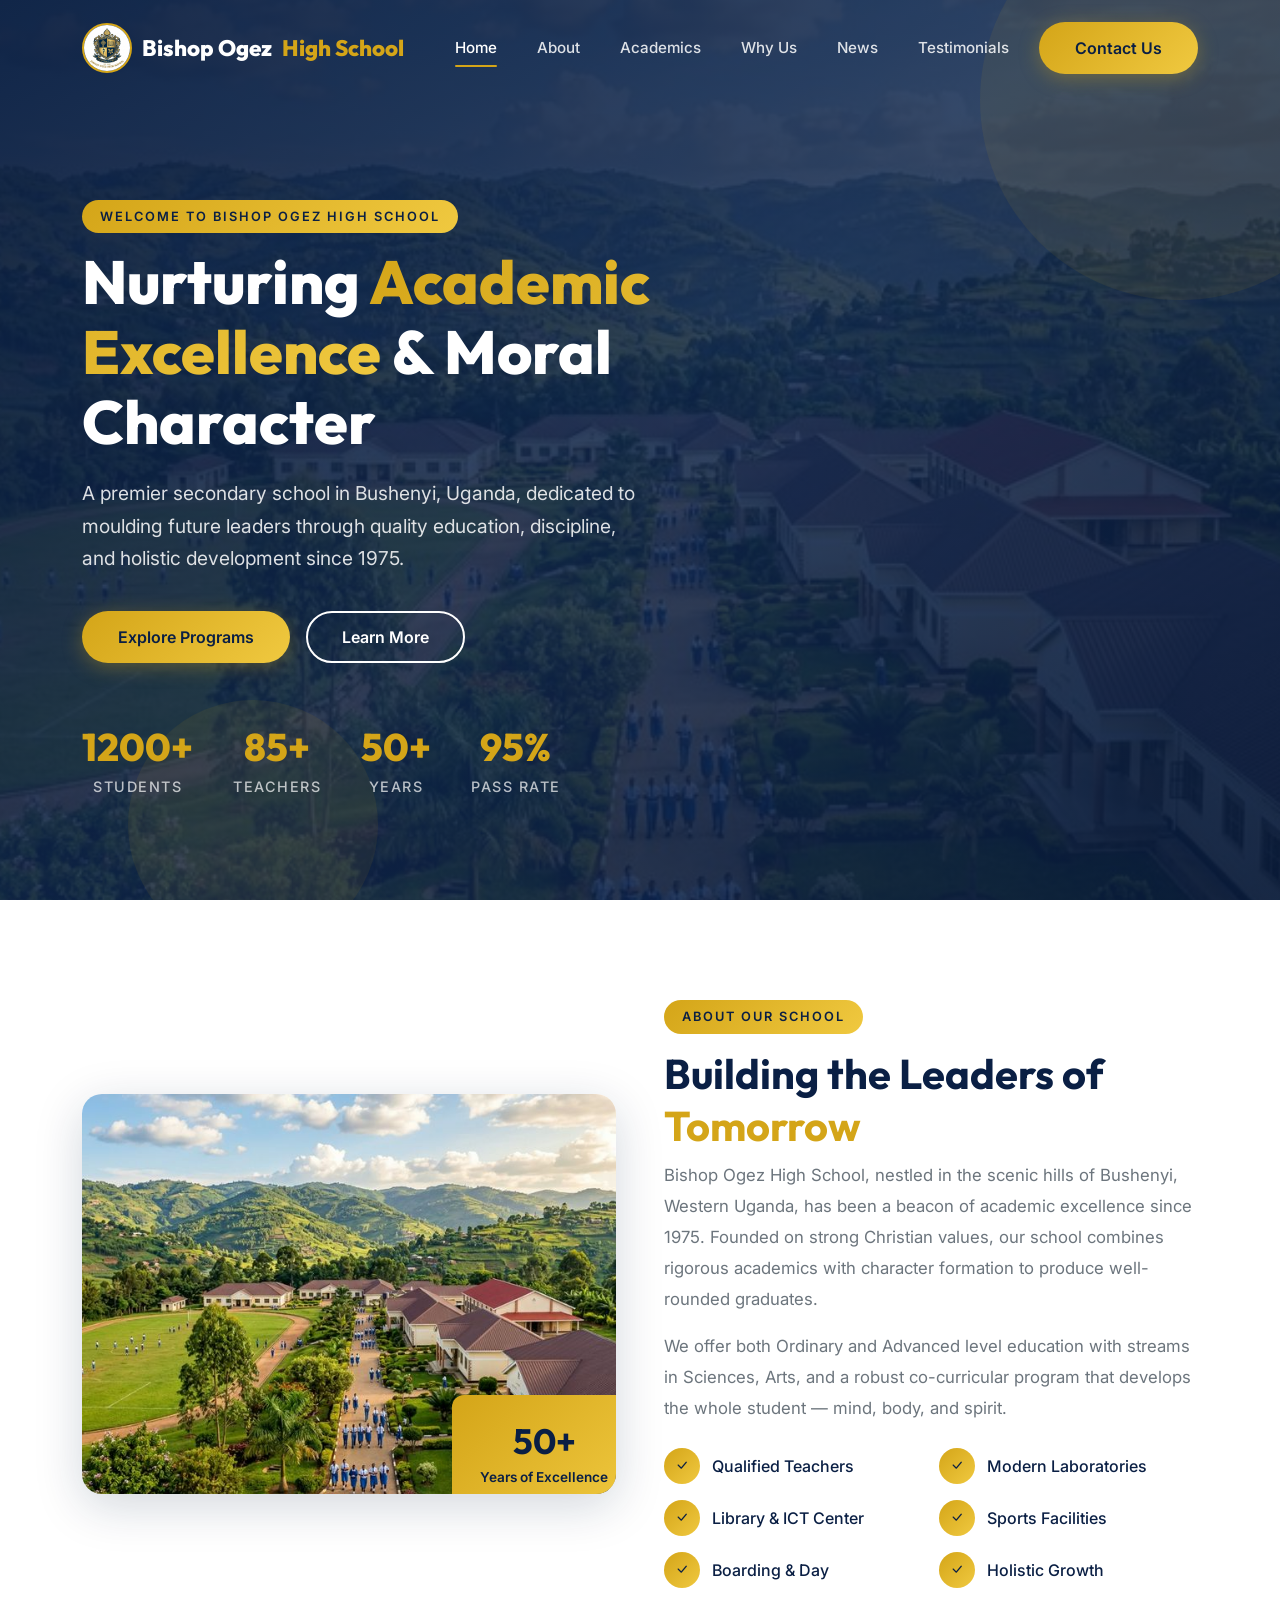
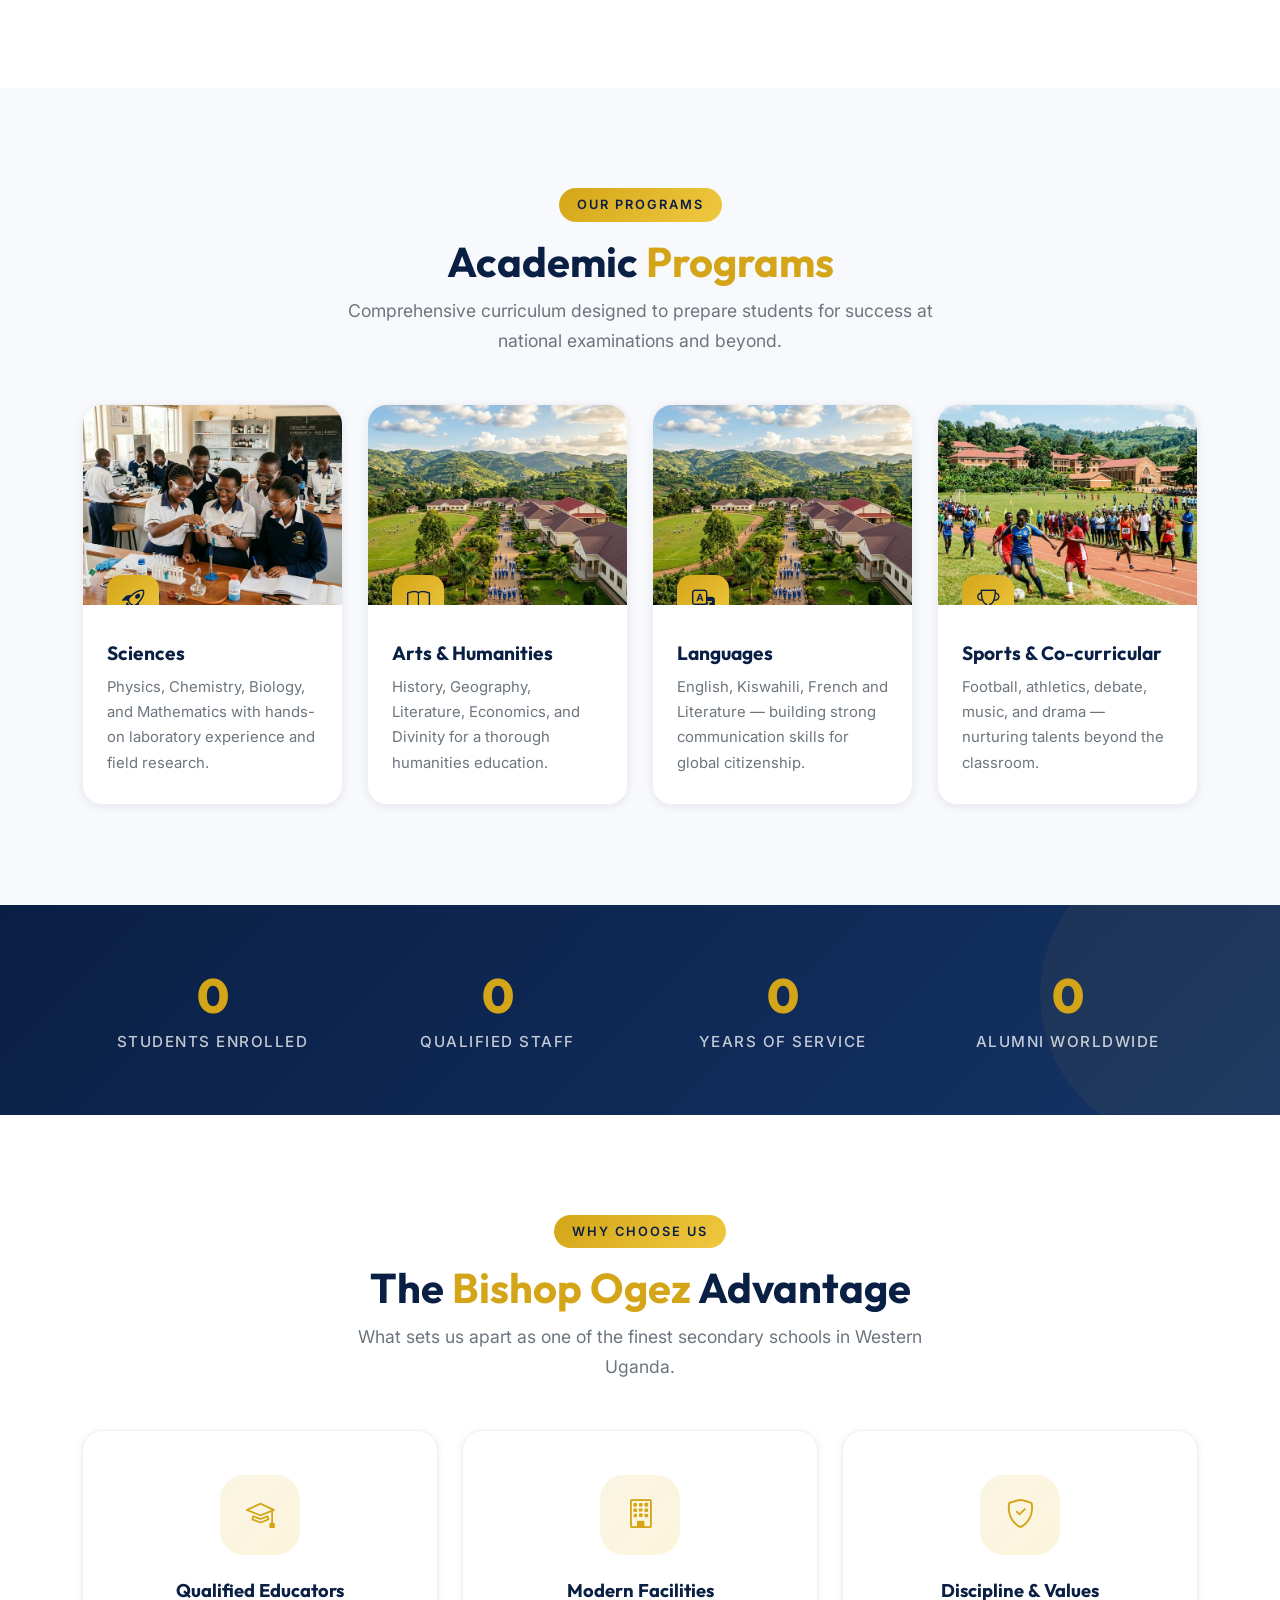
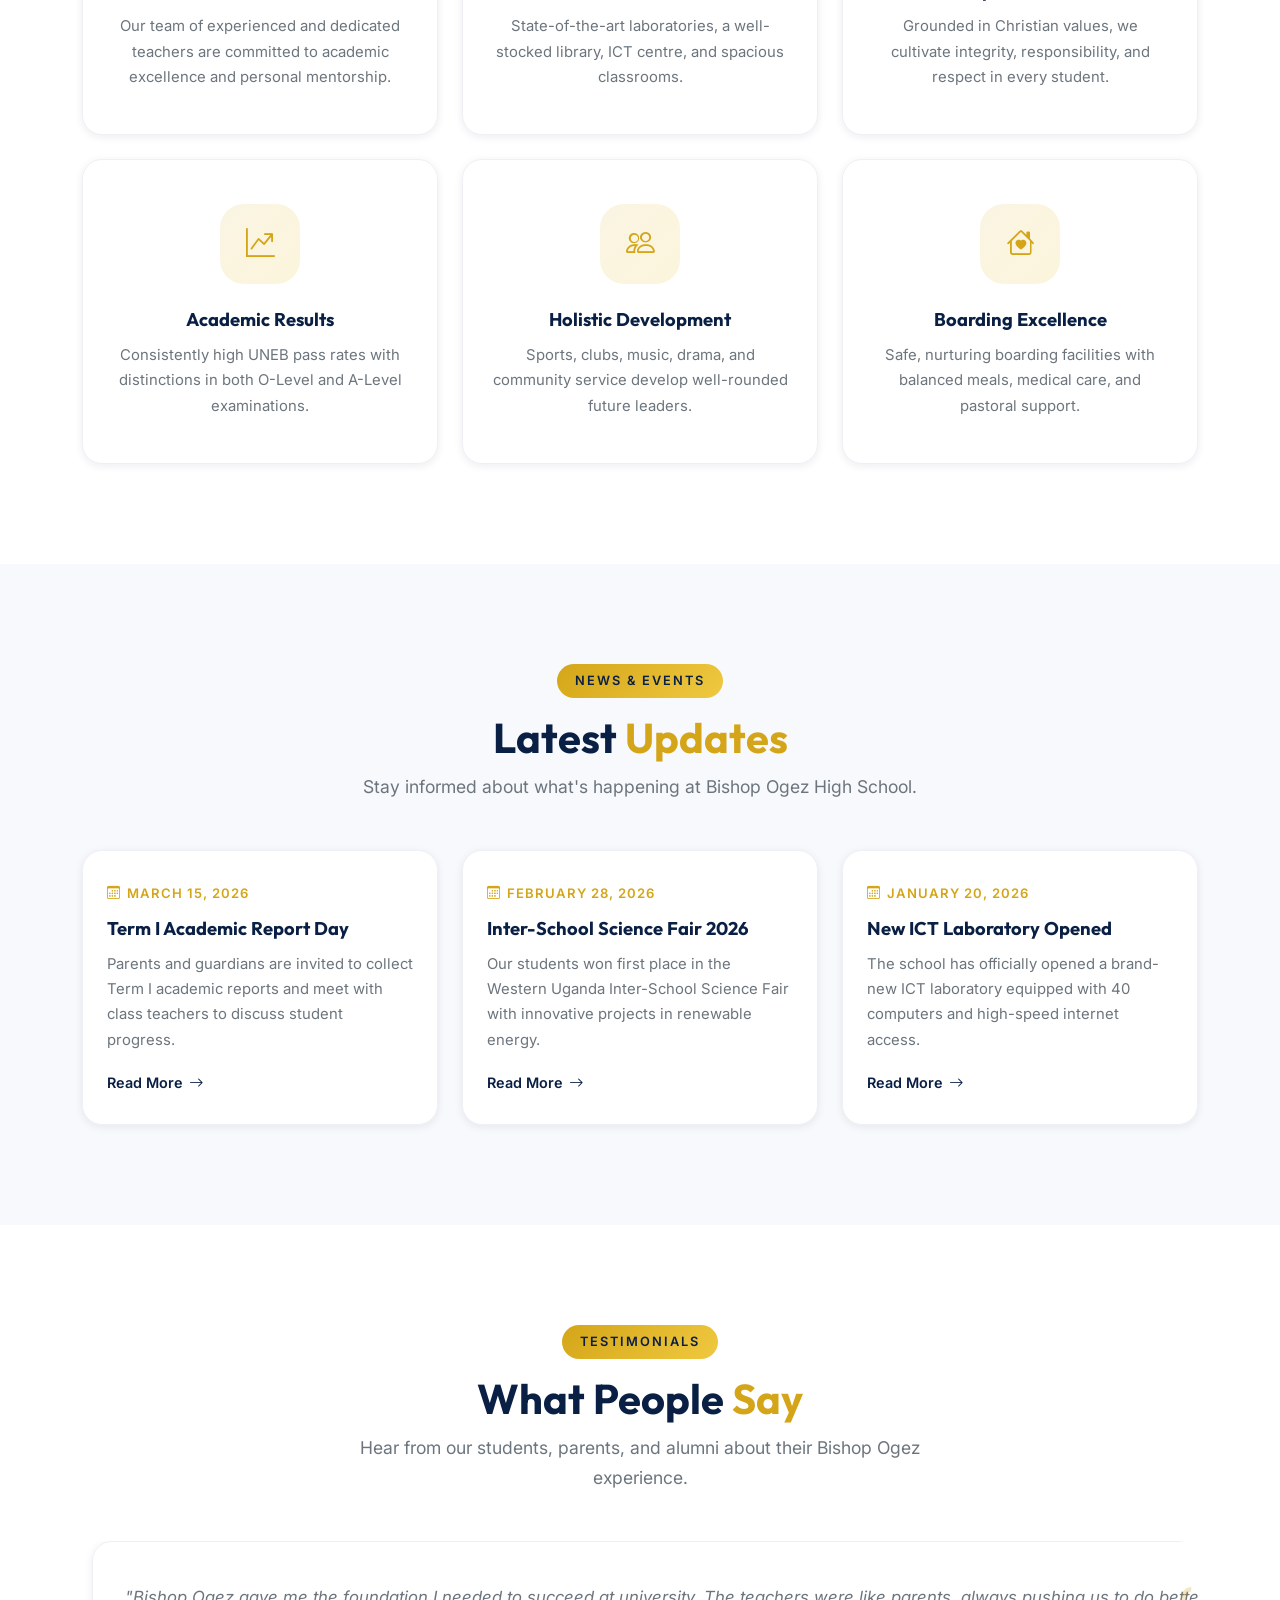
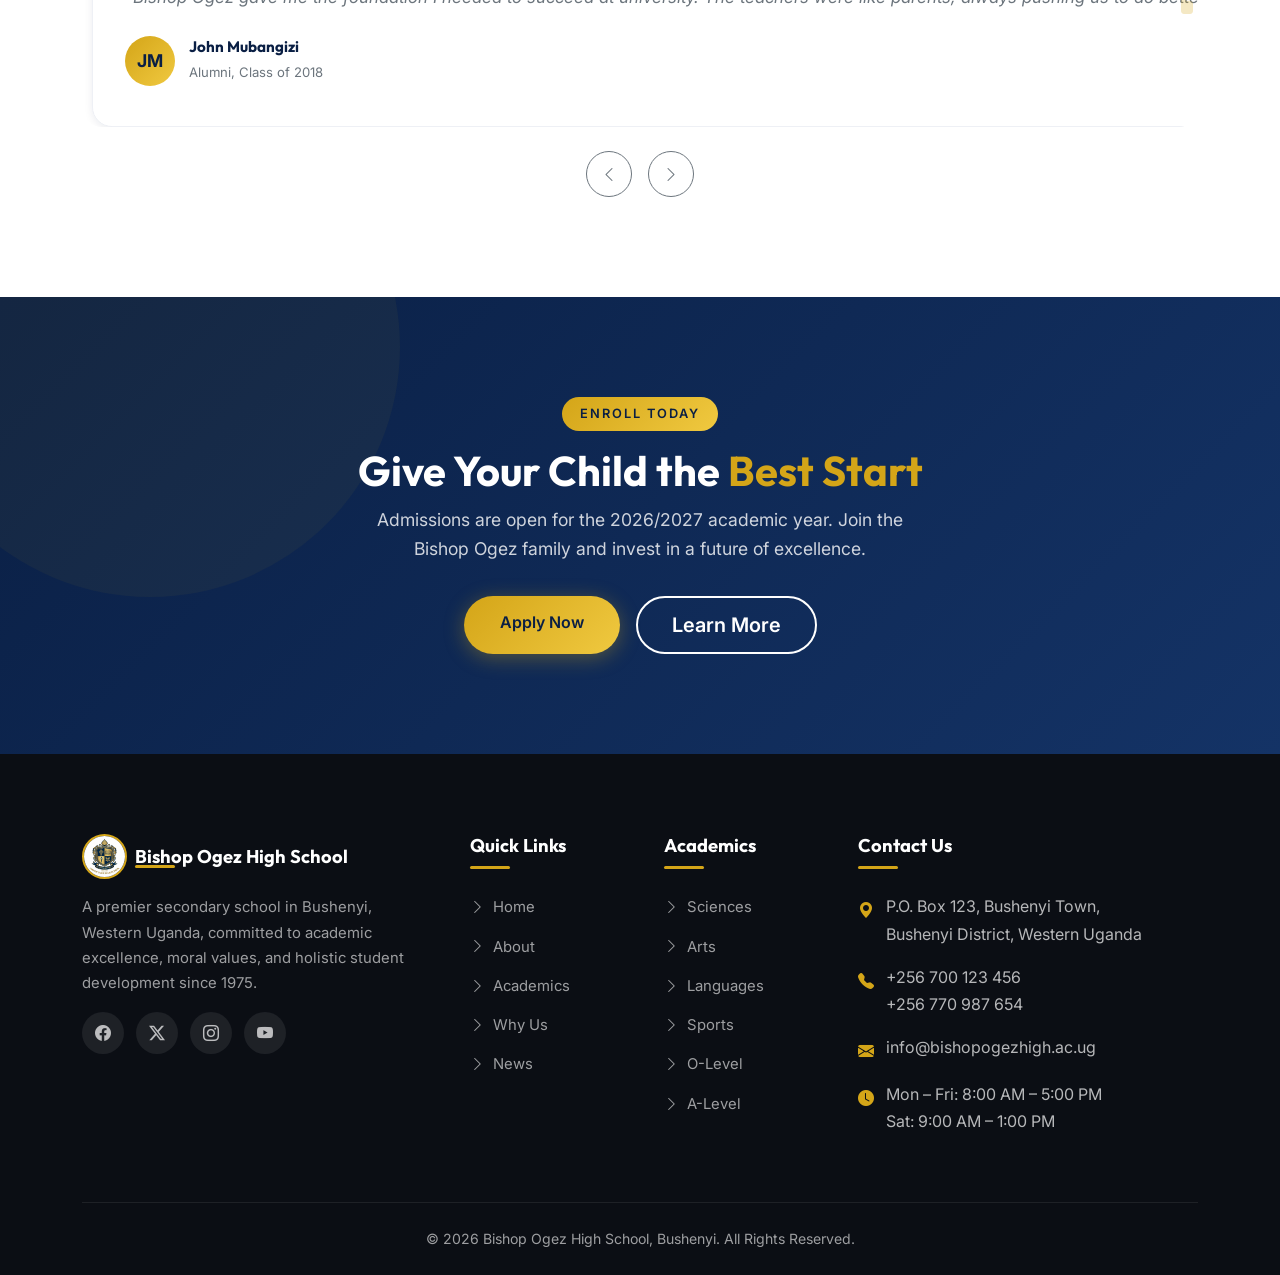
<file: index.html>
<!DOCTYPE html>
<html lang="en">
<head>
  <meta charset="UTF-8" />
  <meta name="viewport" content="width=device-width, initial-scale=1.0" />
  <title>Bishop Ogez High School — Excellence in Education | Bushenyi, Uganda</title>
  <meta name="description" content="Bishop Ogez High School is a premier secondary school in Bushenyi, Uganda, offering quality education in Sciences, Arts, and Sports. Enroll today for a brighter future." />

  <!-- Bootstrap 5 CSS -->
  <link href="https://cdn.jsdelivr.net/npm/bootstrap@5.3.3/dist/css/bootstrap.min.css" rel="stylesheet" />
  <!-- Bootstrap Icons -->
  <link href="https://cdn.jsdelivr.net/npm/bootstrap-icons@1.11.3/font/bootstrap-icons.min.css" rel="stylesheet" />
  <!-- AOS Animate on Scroll -->
  <link href="https://unpkg.com/aos@2.3.4/dist/aos.css" rel="stylesheet" />
  <!-- Custom CSS -->
  <link href="css/style.css" rel="stylesheet" />
</head>
<body>

  <!-- ========== PRELOADER ========== -->
  <div class="preloader" id="preloader">
    <div class="spinner"></div>
  </div>

  <!-- ========== NAVBAR ========== -->
  <nav class="navbar navbar-expand-lg fixed-top" id="mainNav">
    <div class="container">
      <a class="navbar-brand" href="#">
        <img src="images/logo.png" alt="Bishop Ogez High School Logo" />
        Bishop Ogez <span class="accent-text">High School</span>
      </a>
      <button class="navbar-toggler" type="button" data-bs-toggle="collapse" data-bs-target="#navbarNav">
        <span class="navbar-toggler-icon"></span>
      </button>
      <div class="collapse navbar-collapse justify-content-end" id="navbarNav">
        <ul class="navbar-nav align-items-lg-center gap-1">
          <li class="nav-item"><a class="nav-link active" href="#hero">Home</a></li>
          <li class="nav-item"><a class="nav-link" href="about.html">About</a></li>
          <li class="nav-item"><a class="nav-link" href="academics.html">Academics</a></li>
          <li class="nav-item"><a class="nav-link" href="#features">Why Us</a></li>
          <li class="nav-item"><a class="nav-link" href="news.html">News</a></li>
          <li class="nav-item"><a class="nav-link" href="#testimonials">Testimonials</a></li>
          <li class="nav-item ms-lg-2">
            <a class="btn btn-accent" href="#contact">Contact Us</a>
          </li>
        </ul>
      </div>
    </div>
  </nav>

  <!-- ========== HERO ========== -->
  <section class="hero" id="hero">
    <div class="hero-bg"></div>
    <div class="hero-overlay"></div>
    <div class="hero-shape hero-shape-1"></div>
    <div class="hero-shape hero-shape-2"></div>

    <div class="container hero-content">
      <div class="row align-items-center">
        <div class="col-lg-7" data-aos="fade-right">
          <span class="section-badge">Welcome to Bishop Ogez High School</span>
          <h1>Nurturing <span class="hero-highlight">Academic Excellence</span> & Moral Character</h1>
          <p>A premier secondary school in Bushenyi, Uganda, dedicated to moulding future leaders through quality education, discipline, and holistic development since 1975.</p>
          <div class="d-flex flex-wrap gap-3">
            <a href="#programs" class="btn btn-accent">Explore Programs</a>
            <a href="#about" class="btn btn-outline-light">Learn More</a>
          </div>

          <div class="hero-stats">
            <div class="hero-stat">
              <h3 data-count="1200" data-suffix="+">0</h3>
              <span>Students</span>
            </div>
            <div class="hero-stat">
              <h3 data-count="85" data-suffix="+">0</h3>
              <span>Teachers</span>
            </div>
            <div class="hero-stat">
              <h3 data-count="50" data-suffix="+">0</h3>
              <span>Years</span>
            </div>
            <div class="hero-stat">
              <h3 data-count="95" data-suffix="%">0</h3>
              <span>Pass Rate</span>
            </div>
          </div>
        </div>
      </div>
    </div>
  </section>

  <!-- ========== ABOUT ========== -->
  <section class="section-padding" id="about">
    <div class="container">
      <div class="row align-items-center g-5">
        <div class="col-lg-6" data-aos="fade-right">
          <div class="about-img-wrap">
            <img src="images/hero-bg.png" alt="Bishop Ogez High School Campus" />
            <div class="about-accent-box">
              <h3>50+</h3>
              <span>Years of Excellence</span>
            </div>
          </div>
        </div>
        <div class="col-lg-6" data-aos="fade-left">
          <span class="section-badge">About Our School</span>
          <h2 class="section-title">Building the Leaders of <span class="accent-text">Tomorrow</span></h2>
          <p class="about-text">
            Bishop Ogez High School, nestled in the scenic hills of Bushenyi, Western Uganda, has been a beacon of academic excellence since 1975. Founded on strong Christian values, our school combines rigorous academics with character formation to produce well-rounded graduates.
          </p>
          <p class="about-text">
            We offer both Ordinary and Advanced level education with streams in Sciences, Arts, and a robust co-curricular program that develops the whole student — mind, body, and spirit.
          </p>
          <div class="about-features">
            <div class="about-feature">
              <i class="bi bi-check-lg"></i>
              <span>Qualified Teachers</span>
            </div>
            <div class="about-feature">
              <i class="bi bi-check-lg"></i>
              <span>Modern Laboratories</span>
            </div>
            <div class="about-feature">
              <i class="bi bi-check-lg"></i>
              <span>Library & ICT Center</span>
            </div>
            <div class="about-feature">
              <i class="bi bi-check-lg"></i>
              <span>Sports Facilities</span>
            </div>
            <div class="about-feature">
              <i class="bi bi-check-lg"></i>
              <span>Boarding & Day</span>
            </div>
            <div class="about-feature">
              <i class="bi bi-check-lg"></i>
              <span>Holistic Growth</span>
            </div>
          </div>
        </div>
      </div>
    </div>
  </section>

  <!-- ========== PROGRAMS / ACADEMICS ========== -->
  <section class="section-padding bg-light-custom" id="programs">
    <div class="container">
      <div class="text-center mb-5" data-aos="fade-up">
        <span class="section-badge">Our Programs</span>
        <h2 class="section-title">Academic <span class="accent-text">Programs</span></h2>
        <p class="section-subtitle mx-auto">Comprehensive curriculum designed to prepare students for success at national examinations and beyond.</p>
      </div>

      <div class="row g-4">
        <!-- Sciences -->
        <div class="col-lg-3 col-md-6" data-aos="fade-up" data-aos-delay="0">
          <div class="program-card">
            <div class="program-card-img">
              <img src="images/science.png" alt="Science Program" />
              <div class="program-icon"><i class="bi bi-rocket-takeoff"></i></div>
            </div>
            <div class="program-card-body">
              <h5>Sciences</h5>
              <p>Physics, Chemistry, Biology, and Mathematics with hands-on laboratory experience and field research.</p>
            </div>
          </div>
        </div>
        <!-- Arts -->
        <div class="col-lg-3 col-md-6" data-aos="fade-up" data-aos-delay="100">
          <div class="program-card">
            <div class="program-card-img">
              <img src="images/hero-bg.png" alt="Arts Program" />
              <div class="program-icon"><i class="bi bi-book"></i></div>
            </div>
            <div class="program-card-body">
              <h5>Arts & Humanities</h5>
              <p>History, Geography, Literature, Economics, and Divinity for a thorough humanities education.</p>
            </div>
          </div>
        </div>
        <!-- Languages -->
        <div class="col-lg-3 col-md-6" data-aos="fade-up" data-aos-delay="200">
          <div class="program-card">
            <div class="program-card-img">
              <img src="images/hero-bg.png" alt="Languages Program" />
              <div class="program-icon"><i class="bi bi-translate"></i></div>
            </div>
            <div class="program-card-body">
              <h5>Languages</h5>
              <p>English, Kiswahili, French and Literature — building strong communication skills for global citizenship.</p>
            </div>
          </div>
        </div>
        <!-- Sports -->
        <div class="col-lg-3 col-md-6" data-aos="fade-up" data-aos-delay="300">
          <div class="program-card">
            <div class="program-card-img">
              <img src="images/sports.png" alt="Sports Program" />
              <div class="program-icon"><i class="bi bi-trophy"></i></div>
            </div>
            <div class="program-card-body">
              <h5>Sports & Co-curricular</h5>
              <p>Football, athletics, debate, music, and drama — nurturing talents beyond the classroom.</p>
            </div>
          </div>
        </div>
      </div>
    </div>
  </section>

  <!-- ========== STATS BAR ========== -->
  <section class="stats-bar">
    <div class="container">
      <div class="row g-4 text-center">
        <div class="col-6 col-lg-3" data-aos="fade-up">
          <div class="stat-item">
            <h3 data-count="1200" data-suffix="+">0</h3>
            <p>Students Enrolled</p>
          </div>
        </div>
        <div class="col-6 col-lg-3" data-aos="fade-up" data-aos-delay="100">
          <div class="stat-item">
            <h3 data-count="85" data-suffix="+">0</h3>
            <p>Qualified Staff</p>
          </div>
        </div>
        <div class="col-6 col-lg-3" data-aos="fade-up" data-aos-delay="200">
          <div class="stat-item">
            <h3 data-count="50" data-suffix="+">0</h3>
            <p>Years of Service</p>
          </div>
        </div>
        <div class="col-6 col-lg-3" data-aos="fade-up" data-aos-delay="300">
          <div class="stat-item">
            <h3 data-count="15000" data-suffix="+">0</h3>
            <p>Alumni Worldwide</p>
          </div>
        </div>
      </div>
    </div>
  </section>

  <!-- ========== WHY CHOOSE US ========== -->
  <section class="section-padding" id="features">
    <div class="container">
      <div class="text-center mb-5" data-aos="fade-up">
        <span class="section-badge">Why Choose Us</span>
        <h2 class="section-title">The <span class="accent-text">Bishop Ogez</span> Advantage</h2>
        <p class="section-subtitle mx-auto">What sets us apart as one of the finest secondary schools in Western Uganda.</p>
      </div>

      <div class="row g-4">
        <div class="col-lg-4 col-md-6" data-aos="fade-up">
          <div class="feature-card">
            <div class="icon-wrap"><i class="bi bi-mortarboard"></i></div>
            <h5>Qualified Educators</h5>
            <p>Our team of experienced and dedicated teachers are committed to academic excellence and personal mentorship.</p>
          </div>
        </div>
        <div class="col-lg-4 col-md-6" data-aos="fade-up" data-aos-delay="100">
          <div class="feature-card">
            <div class="icon-wrap"><i class="bi bi-building"></i></div>
            <h5>Modern Facilities</h5>
            <p>State-of-the-art laboratories, a well-stocked library, ICT centre, and spacious classrooms.</p>
          </div>
        </div>
        <div class="col-lg-4 col-md-6" data-aos="fade-up" data-aos-delay="200">
          <div class="feature-card">
            <div class="icon-wrap"><i class="bi bi-shield-check"></i></div>
            <h5>Discipline & Values</h5>
            <p>Grounded in Christian values, we cultivate integrity, responsibility, and respect in every student.</p>
          </div>
        </div>
        <div class="col-lg-4 col-md-6" data-aos="fade-up" data-aos-delay="300">
          <div class="feature-card">
            <div class="icon-wrap"><i class="bi bi-graph-up-arrow"></i></div>
            <h5>Academic Results</h5>
            <p>Consistently high UNEB pass rates with distinctions in both O-Level and A-Level examinations.</p>
          </div>
        </div>
        <div class="col-lg-4 col-md-6" data-aos="fade-up" data-aos-delay="400">
          <div class="feature-card">
            <div class="icon-wrap"><i class="bi bi-people"></i></div>
            <h5>Holistic Development</h5>
            <p>Sports, clubs, music, drama, and community service develop well-rounded future leaders.</p>
          </div>
        </div>
        <div class="col-lg-4 col-md-6" data-aos="fade-up" data-aos-delay="500">
          <div class="feature-card">
            <div class="icon-wrap"><i class="bi bi-house-heart"></i></div>
            <h5>Boarding Excellence</h5>
            <p>Safe, nurturing boarding facilities with balanced meals, medical care, and pastoral support.</p>
          </div>
        </div>
      </div>
    </div>
  </section>

  <!-- ========== NEWS & EVENTS ========== -->
  <section class="section-padding bg-light-custom" id="news">
    <div class="container">
      <div class="text-center mb-5" data-aos="fade-up">
        <span class="section-badge">News & Events</span>
        <h2 class="section-title">Latest <span class="accent-text">Updates</span></h2>
        <p class="section-subtitle mx-auto">Stay informed about what's happening at Bishop Ogez High School.</p>
      </div>

      <div class="row g-4">
        <div class="col-lg-4 col-md-6" data-aos="fade-up">
          <div class="news-card">
            <div class="news-card-body">
              <div class="news-date"><i class="bi bi-calendar3"></i> March 15, 2026</div>
              <h5>Term I Academic Report Day</h5>
              <p>Parents and guardians are invited to collect Term I academic reports and meet with class teachers to discuss student progress.</p>
              <a href="#" class="news-link">Read More <i class="bi bi-arrow-right"></i></a>
            </div>
          </div>
        </div>
        <div class="col-lg-4 col-md-6" data-aos="fade-up" data-aos-delay="100">
          <div class="news-card">
            <div class="news-card-body">
              <div class="news-date"><i class="bi bi-calendar3"></i> February 28, 2026</div>
              <h5>Inter-School Science Fair 2026</h5>
              <p>Our students won first place in the Western Uganda Inter-School Science Fair with innovative projects in renewable energy.</p>
              <a href="#" class="news-link">Read More <i class="bi bi-arrow-right"></i></a>
            </div>
          </div>
        </div>
        <div class="col-lg-4 col-md-6" data-aos="fade-up" data-aos-delay="200">
          <div class="news-card">
            <div class="news-card-body">
              <div class="news-date"><i class="bi bi-calendar3"></i> January 20, 2026</div>
              <h5>New ICT Laboratory Opened</h5>
              <p>The school has officially opened a brand-new ICT laboratory equipped with 40 computers and high-speed internet access.</p>
              <a href="#" class="news-link">Read More <i class="bi bi-arrow-right"></i></a>
            </div>
          </div>
        </div>
      </div>
    </div>
  </section>

  <!-- ========== TESTIMONIALS ========== -->
  <section class="section-padding" id="testimonials">
    <div class="container">
      <div class="text-center mb-5" data-aos="fade-up">
        <span class="section-badge">Testimonials</span>
        <h2 class="section-title">What People <span class="accent-text">Say</span></h2>
        <p class="section-subtitle mx-auto">Hear from our students, parents, and alumni about their Bishop Ogez experience.</p>
      </div>

      <div class="position-relative" data-aos="fade-up">
        <div style="overflow:hidden; border-radius:var(--radius-lg);">
          <div class="testimonials-track d-flex" style="transition:.5s ease; gap:20px;">

            <div class="testimonial-card" style="min-width:calc(33.333% - 14px); flex-shrink:0;">
              <i class="bi bi-quote quote-icon"></i>
              <p>"Bishop Ogez gave me the foundation I needed to succeed at university. The teachers were like parents, always pushing us to do better."</p>
              <div class="testimonial-author">
                <div class="avatar">JM</div>
                <div>
                  <h6>John Mubangizi</h6>
                  <span>Alumni, Class of 2018</span>
                </div>
              </div>
            </div>

            <div class="testimonial-card" style="min-width:calc(33.333% - 14px); flex-shrink:0;">
              <i class="bi bi-quote quote-icon"></i>
              <p>"The boarding facilities are excellent and the discipline instilled in my daughter has been remarkable. I highly recommend this school to every parent."</p>
              <div class="testimonial-author">
                <div class="avatar">AN</div>
                <div>
                  <h6>Agnes Natukunda</h6>
                  <span>Parent</span>
                </div>
              </div>
            </div>

            <div class="testimonial-card" style="min-width:calc(33.333% - 14px); flex-shrink:0;">
              <i class="bi bi-quote quote-icon"></i>
              <p>"The science labs and ICT facilities here helped me discover my passion for engineering. I'm now pursuing my degree at Makerere University."</p>
              <div class="testimonial-author">
                <div class="avatar">DK</div>
                <div>
                  <h6>Diana Kyomuhendo</h6>
                  <span>Alumni, Class of 2020</span>
                </div>
              </div>
            </div>

            <div class="testimonial-card" style="min-width:calc(33.333% - 14px); flex-shrink:0;">
              <i class="bi bi-quote quote-icon"></i>
              <p>"The co-curricular activities shaped my leadership skills. From debate club to football captain, Bishop Ogez prepared me for life."</p>
              <div class="testimonial-author">
                <div class="avatar">PT</div>
                <div>
                  <h6>Patrick Tumusiime</h6>
                  <span>Alumni, Class of 2019</span>
                </div>
              </div>
            </div>

            <div class="testimonial-card" style="min-width:calc(33.333% - 14px); flex-shrink:0;">
              <i class="bi bi-quote quote-icon"></i>
              <p>"As a teacher here for 12 years, I've witnessed countless students transform into confident, disciplined young adults ready for the world."</p>
              <div class="testimonial-author">
                <div class="avatar">RB</div>
                <div>
                  <h6>Rose Birungi</h6>
                  <span>Senior Teacher</span>
                </div>
              </div>
            </div>

          </div>
        </div>

        <!-- Carousel Controls -->
        <div class="d-flex justify-content-center gap-3 mt-4">
          <button class="testimonial-prev btn btn-outline-secondary rounded-circle" style="width:46px;height:46px;" aria-label="Previous">
            <i class="bi bi-chevron-left"></i>
          </button>
          <button class="testimonial-next btn btn-outline-secondary rounded-circle" style="width:46px;height:46px;" aria-label="Next">
            <i class="bi bi-chevron-right"></i>
          </button>
        </div>
      </div>
    </div>
  </section>

  <!-- ========== CTA SECTION ========== -->
  <section class="cta-section section-padding text-center" id="cta">
    <div class="container" data-aos="zoom-in">
      <span class="section-badge">Enroll Today</span>
      <h2>Give Your Child the <span class="accent-text">Best Start</span></h2>
      <p>Admissions are open for the 2026/2027 academic year. Join the Bishop Ogez family and invest in a future of excellence.</p>
      <div class="d-flex justify-content-center gap-3 flex-wrap">
        <a href="#contact" class="btn btn-accent btn-lg">Apply Now</a>
        <a href="#about" class="btn btn-outline-light btn-lg">Learn More</a>
      </div>
    </div>
  </section>

  <!-- ========== FOOTER ========== -->
  <footer class="footer" id="contact">
    <div class="container">
      <div class="row g-5">
        <!-- Brand Column -->
        <div class="col-lg-4 col-md-6">
          <div class="d-flex align-items-center gap-2 mb-3">
            <img src="images/logo.png" alt="Logo" style="width:45px;height:45px;border-radius:50%;object-fit:cover;border:2px solid var(--accent);" />
            <h5 class="mb-0" style="padding-bottom:0;">Bishop Ogez High School</h5>
          </div>
          <p>A premier secondary school in Bushenyi, Western Uganda, committed to academic excellence, moral values, and holistic student development since 1975.</p>
          <div class="footer-social">
            <a href="#" aria-label="Facebook"><i class="bi bi-facebook"></i></a>
            <a href="#" aria-label="Twitter"><i class="bi bi-twitter-x"></i></a>
            <a href="#" aria-label="Instagram"><i class="bi bi-instagram"></i></a>
            <a href="#" aria-label="YouTube"><i class="bi bi-youtube"></i></a>
          </div>
        </div>

        <!-- Quick Links -->
        <div class="col-lg-2 col-md-6">
          <h5>Quick Links</h5>
          <ul class="footer-links">
            <li><a href="#hero"><i class="bi bi-chevron-right"></i> Home</a></li>
            <li><a href="about.html"><i class="bi bi-chevron-right"></i> About</a></li>
            <li><a href="academics.html"><i class="bi bi-chevron-right"></i> Academics</a></li>
            <li><a href="#features"><i class="bi bi-chevron-right"></i> Why Us</a></li>
            <li><a href="news.html"><i class="bi bi-chevron-right"></i> News</a></li>
          </ul>
        </div>

        <!-- Academics -->
        <div class="col-lg-2 col-md-6">
          <h5>Academics</h5>
          <ul class="footer-links">
            <li><a href="academics.html"><i class="bi bi-chevron-right"></i> Sciences</a></li>
            <li><a href="academics.html"><i class="bi bi-chevron-right"></i> Arts</a></li>
            <li><a href="academics.html"><i class="bi bi-chevron-right"></i> Languages</a></li>
            <li><a href="academics.html"><i class="bi bi-chevron-right"></i> Sports</a></li>
            <li><a href="academics.html"><i class="bi bi-chevron-right"></i> O-Level</a></li>
            <li><a href="academics.html"><i class="bi bi-chevron-right"></i> A-Level</a></li>
          </ul>
        </div>

        <!-- Contact Info -->
        <div class="col-lg-4 col-md-6">
          <h5>Contact Us</h5>
          <ul class="footer-contact">
            <li>
              <i class="bi bi-geo-alt-fill"></i>
              <span>P.O. Box 123, Bushenyi Town,<br/>Bushenyi District, Western Uganda</span>
            </li>
            <li>
              <i class="bi bi-telephone-fill"></i>
              <span>+256 700 123 456<br/>+256 770 987 654</span>
            </li>
            <li>
              <i class="bi bi-envelope-fill"></i>
              <span>info@bishopogezhigh.ac.ug</span>
            </li>
            <li>
              <i class="bi bi-clock-fill"></i>
              <span>Mon – Fri: 8:00 AM – 5:00 PM<br/>Sat: 9:00 AM – 1:00 PM</span>
            </li>
          </ul>
        </div>
      </div>

      <div class="footer-bottom">
        <p>&copy; 2026 Bishop Ogez High School, Bushenyi. All Rights Reserved.</p>
      </div>
    </div>
  </footer>

  <!-- ========== BACK TO TOP ========== -->
  <button class="back-to-top" id="backToTop" aria-label="Back to top">
    <i class="bi bi-chevron-up"></i>
  </button>

  <!-- ========== SCRIPTS ========== -->
  <script src="https://cdn.jsdelivr.net/npm/bootstrap@5.3.3/dist/js/bootstrap.bundle.min.js"></script>
  <script src="https://unpkg.com/aos@2.3.4/dist/aos.js"></script>
  <script src="js/main.js"></script>
</body>
</html>
</file>
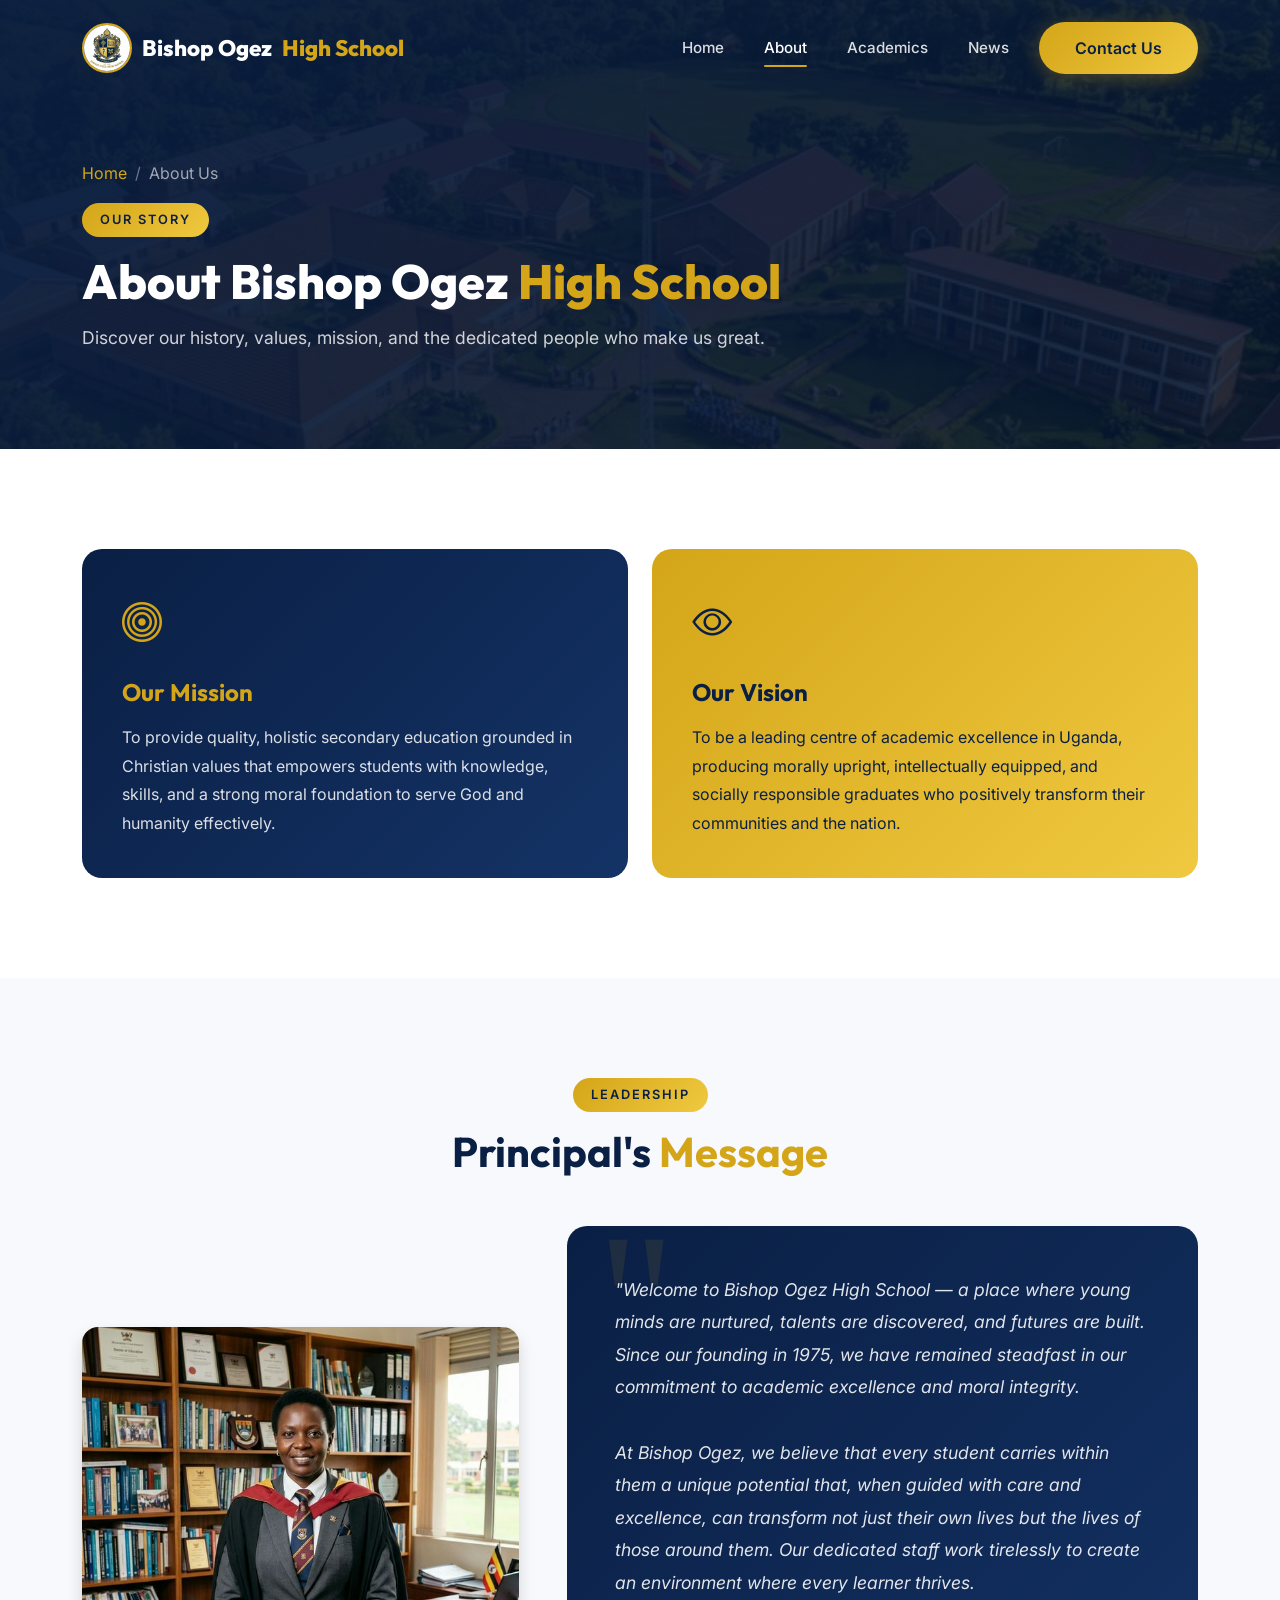
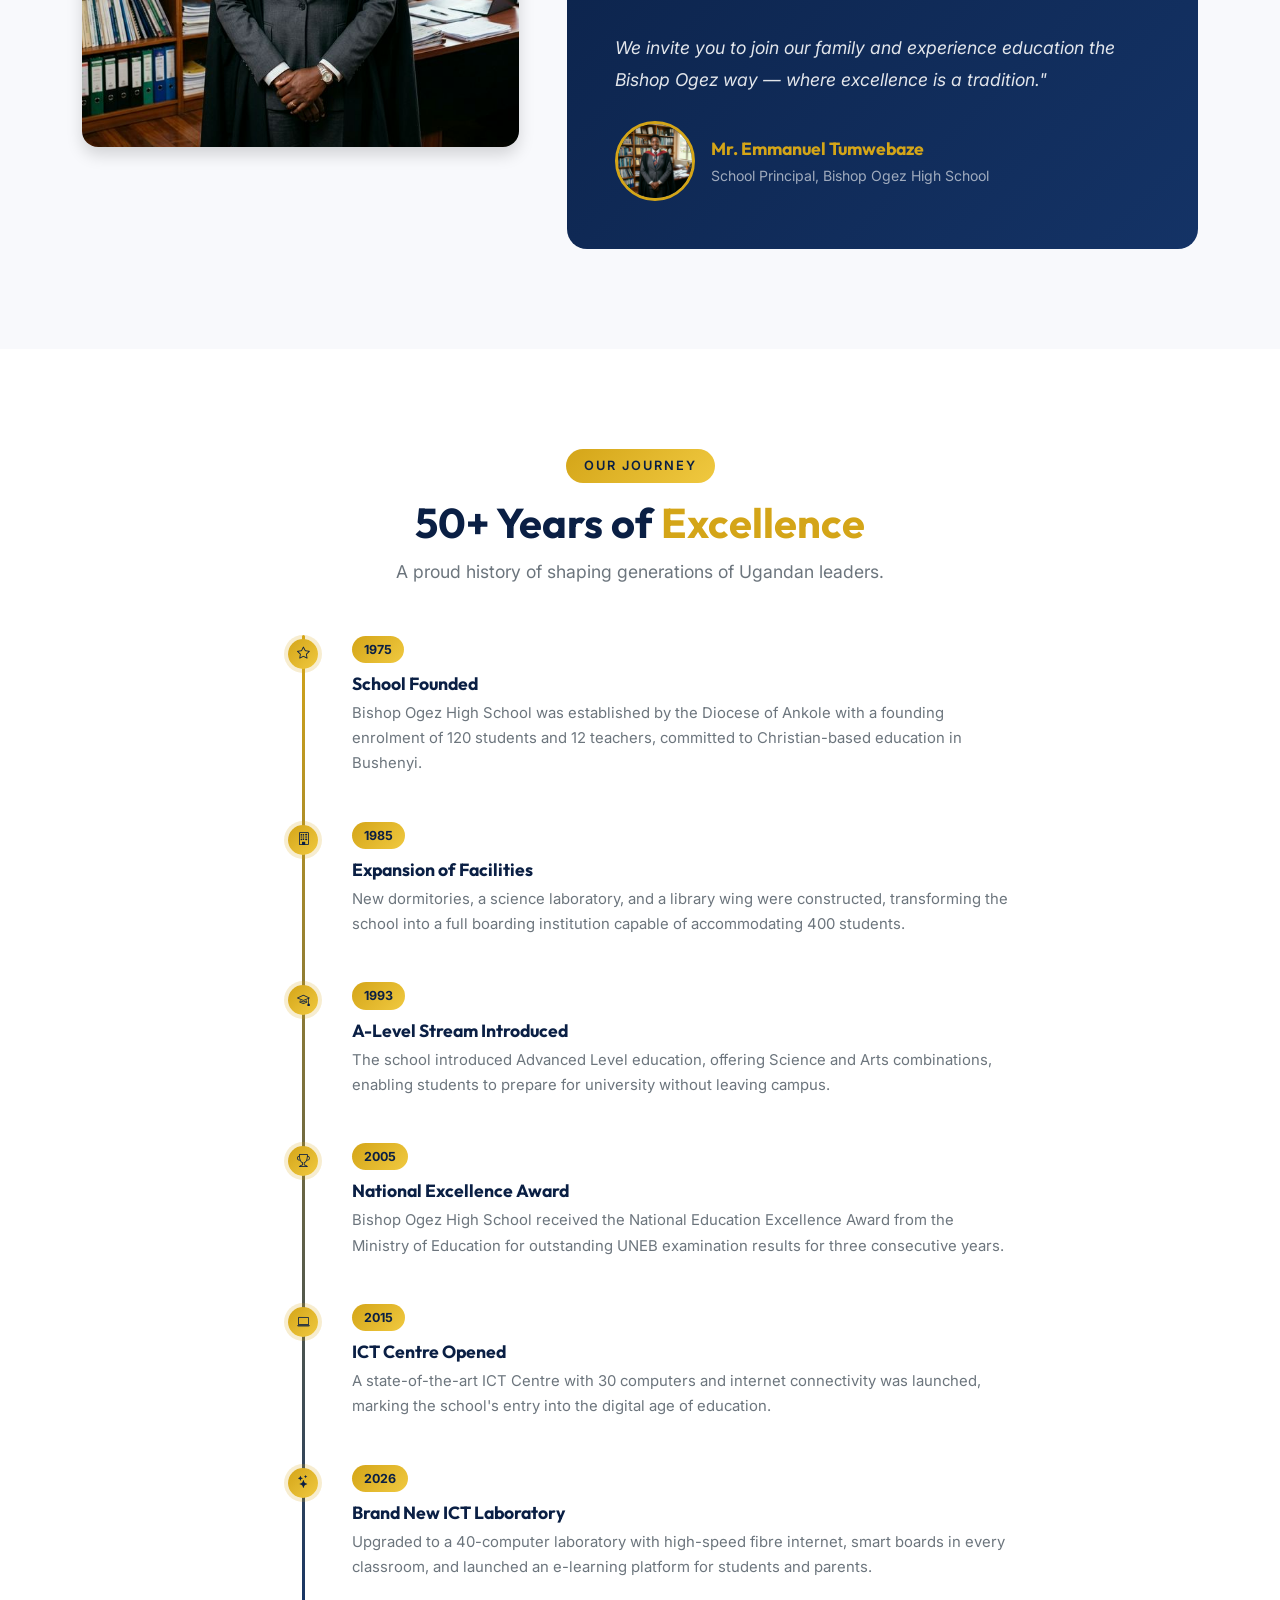
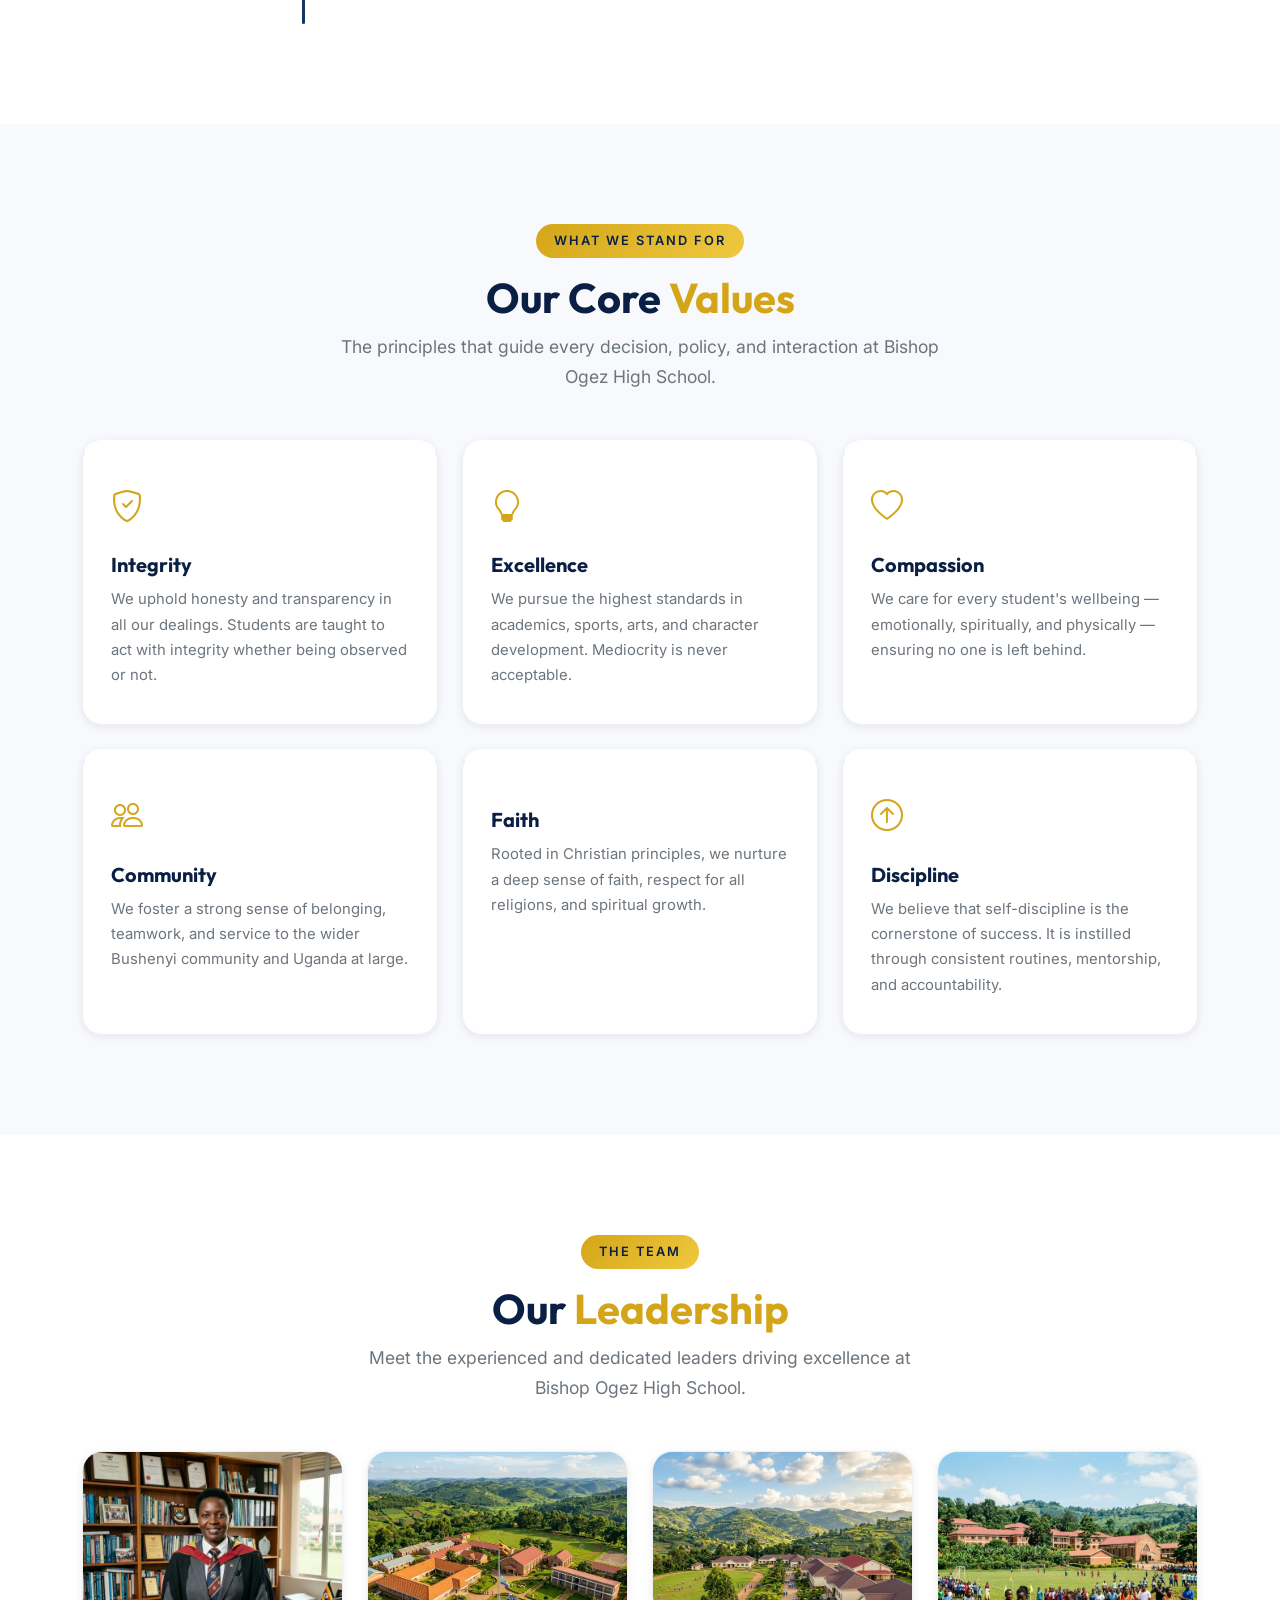
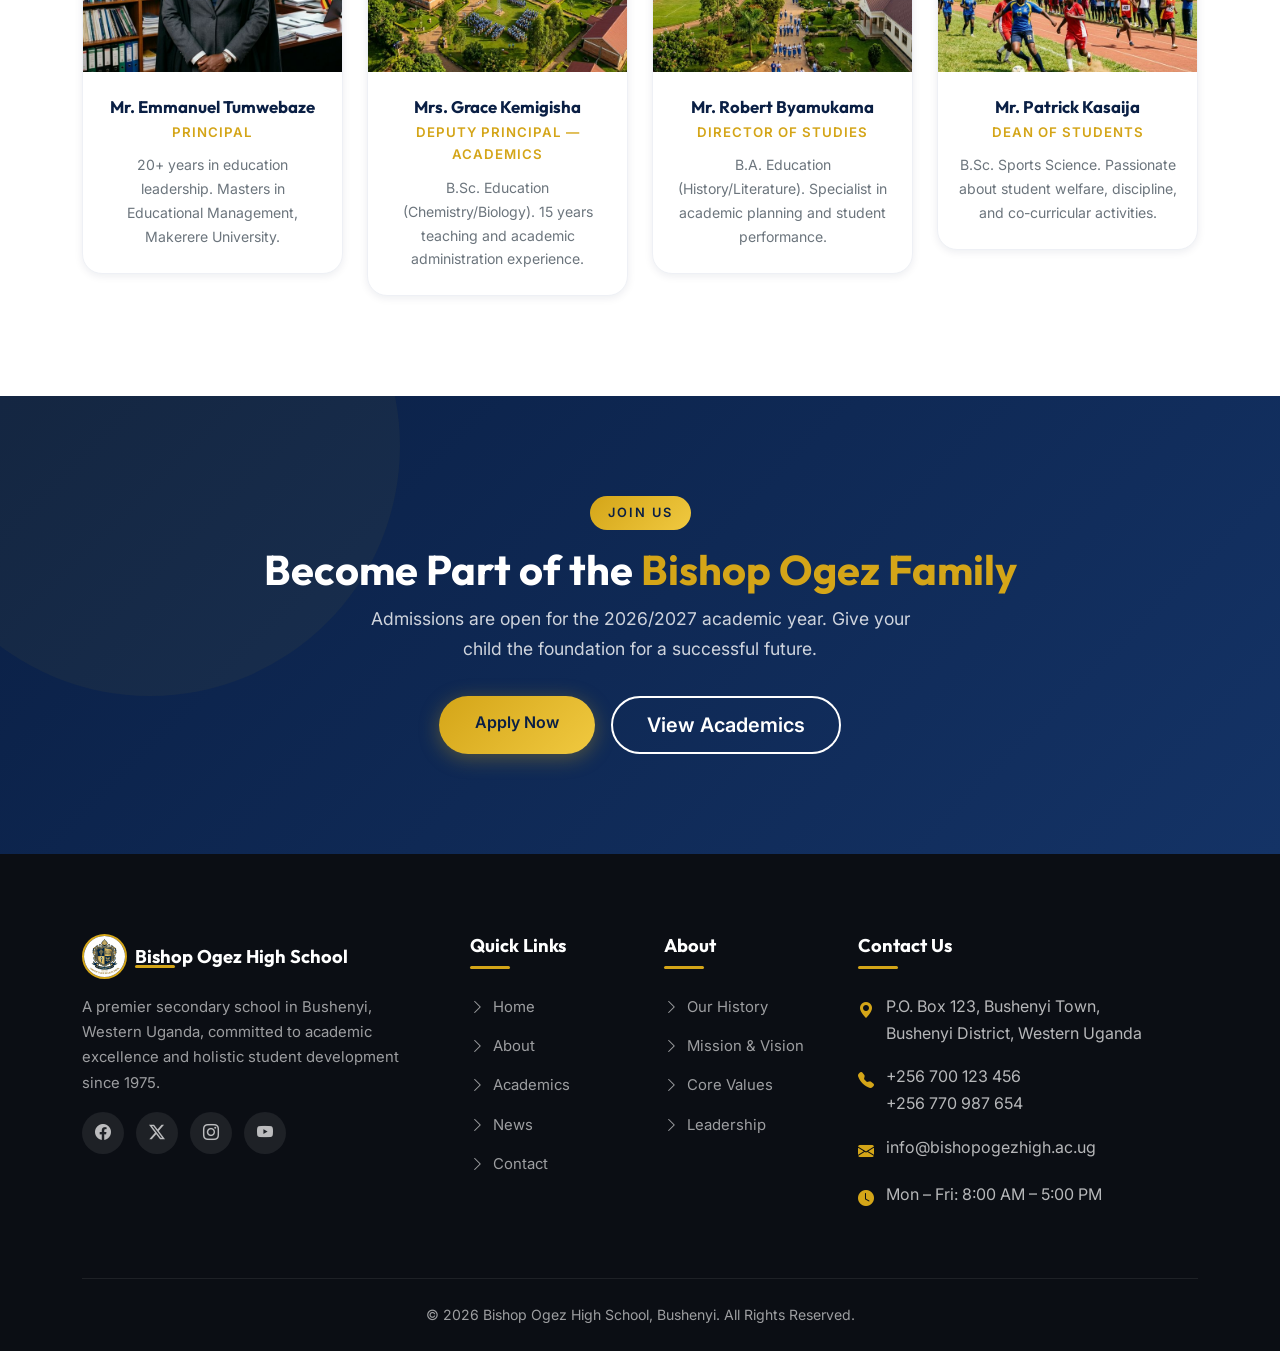
<file: about.html>
<!DOCTYPE html>
<html lang="en">

<head>
    <meta charset="UTF-8" />
    <meta name="viewport" content="width=device-width, initial-scale=1.0" />
    <title>About Us — Bishop Ogez High School | Bushenyi, Uganda</title>
    <meta name="description"
        content="Learn about Bishop Ogez High School's rich history, mission, vision, leadership team, and values. A premier secondary school in Bushenyi, Uganda since 1975." />

    <link href="https://cdn.jsdelivr.net/npm/bootstrap@5.3.3/dist/css/bootstrap.min.css" rel="stylesheet" />
    <link href="https://cdn.jsdelivr.net/npm/bootstrap-icons@1.11.3/font/bootstrap-icons.min.css" rel="stylesheet" />
    <link href="https://unpkg.com/aos@2.3.4/dist/aos.css" rel="stylesheet" />
    <link href="css/style.css" rel="stylesheet" />
    <style>
        /* ---- Page Hero (inner pages) ---- */
        .page-hero {
            position: relative;
            padding: 160px 0 80px;
            background: var(--primary);
            overflow: hidden;
        }

        .page-hero-bg {
            position: absolute;
            inset: 0;
            background: url('images/about-hero.png') center/cover no-repeat;
            filter: brightness(.35);
        }

        .page-hero-overlay {
            position: absolute;
            inset: 0;
            background: linear-gradient(135deg, rgba(10, 31, 68, .9) 0%, rgba(10, 31, 68, .6) 100%);
        }

        .page-hero-content {
            position: relative;
            z-index: 2;
        }

        .page-hero h1 {
            color: var(--white);
            font-size: 3rem;
            font-weight: 800;
            margin-bottom: 12px;
        }

        .page-hero p {
            color: rgba(255, 255, 255, .8);
            font-size: 1.1rem;
        }

        .breadcrumb-item a {
            color: var(--accent);
            text-decoration: none;
        }

        .breadcrumb-item.active,
        .breadcrumb-separator {
            color: rgba(255, 255, 255, .6);
        }

        .breadcrumb-item+.breadcrumb-item::before {
            color: rgba(255, 255, 255, .4);
        }

        /* Timeline */
        .timeline {
            position: relative;
            padding-left: 0;
        }

        .timeline::before {
            content: '';
            position: absolute;
            left: 30px;
            top: 0;
            bottom: 0;
            width: 3px;
            background: linear-gradient(to bottom, var(--accent), var(--primary-light));
            border-radius: 3px;
        }

        .timeline-item {
            position: relative;
            padding: 0 0 44px 80px;
        }

        .timeline-dot {
            position: absolute;
            left: 16px;
            top: 4px;
            width: 30px;
            height: 30px;
            border-radius: 50%;
            background: linear-gradient(135deg, var(--accent), var(--accent-light));
            display: flex;
            align-items: center;
            justify-content: center;
            color: var(--primary);
            font-size: .8rem;
            font-weight: 700;
            box-shadow: 0 0 0 4px rgba(212, 165, 24, .2);
            z-index: 1;
        }

        .timeline-item h5 {
            font-size: 1.1rem;
            margin-bottom: 6px;
        }

        .timeline-item .year {
            display: inline-block;
            background: linear-gradient(135deg, var(--accent), var(--accent-light));
            color: var(--primary);
            font-size: .78rem;
            font-weight: 700;
            padding: 3px 12px;
            border-radius: 20px;
            margin-bottom: 10px;
        }

        .timeline-item p {
            color: var(--gray-600);
            font-size: .93rem;
            margin-bottom: 0;
        }

        /* Staff card */
        .staff-card {
            background: var(--white);
            border-radius: var(--radius-lg);
            overflow: hidden;
            box-shadow: var(--shadow-sm);
            border: 1px solid var(--gray-100);
            transition: var(--transition);
            text-align: center;
        }

        .staff-card:hover {
            transform: translateY(-6px);
            box-shadow: var(--shadow-lg);
        }

        .staff-card-img {
            height: 220px;
            overflow: hidden;
        }

        .staff-card-img img {
            width: 100%;
            height: 100%;
            object-fit: cover;
            object-position: top;
            transition: transform var(--transition);
        }

        .staff-card:hover .staff-card-img img {
            transform: scale(1.06);
        }

        .staff-card-body {
            padding: 24px 20px;
        }

        .staff-card-body h5 {
            font-size: 1.05rem;
            margin-bottom: 4px;
        }

        .staff-card-body .role {
            font-size: .83rem;
            color: var(--accent);
            font-weight: 600;
            text-transform: uppercase;
            letter-spacing: 1px;
            margin-bottom: 10px;
        }

        .staff-card-body p {
            font-size: .88rem;
            color: var(--gray-600);
            margin-bottom: 0;
        }

        /* Values card */
        .value-card {
            padding: 36px 28px;
            border-radius: var(--radius-lg);
            background: var(--white);
            border: 1px solid var(--gray-100);
            box-shadow: var(--shadow-sm);
            height: 100%;
            transition: var(--transition);
            border-top: 4px solid transparent;
        }

        .value-card:hover {
            border-top-color: var(--accent);
            transform: translateY(-6px);
            box-shadow: var(--shadow-lg);
        }

        .value-card .v-icon {
            font-size: 2rem;
            color: var(--accent);
            margin-bottom: 18px;
        }

        .value-card h5 {
            margin-bottom: 10px;
        }

        .value-card p {
            font-size: .93rem;
            color: var(--gray-600);
            margin-bottom: 0;
        }

        /* Principal message */
        .principal-card {
            background: linear-gradient(135deg, var(--primary), var(--primary-light));
            border-radius: var(--radius-lg);
            padding: 48px;
            position: relative;
            overflow: hidden;
            color: var(--white);
        }

        .principal-card::before {
            content: '"';
            position: absolute;
            top: -20px;
            left: 30px;
            font-size: 12rem;
            color: rgba(212, 165, 24, .1);
            font-family: Georgia, serif;
            line-height: 1;
        }

        .principal-card p {
            font-size: 1.1rem;
            line-height: 1.85;
            color: rgba(255, 255, 255, .88);
            font-style: italic;
            position: relative;
            z-index: 1;
        }

        .principal-card .principal-name {
            color: var(--accent);
            font-weight: 700;
            font-family: 'Outfit', sans-serif;
            font-size: 1.1rem;
        }

        .principal-card .principal-title {
            color: rgba(255, 255, 255, .6);
            font-size: .88rem;
        }

        .principal-img {
            width: 80px;
            height: 80px;
            border-radius: 50%;
            object-fit: cover;
            object-position: top;
            border: 3px solid var(--accent);
        }

        /* Mission / Vision */
        .mv-card {
            padding: 40px;
            border-radius: var(--radius-lg);
            height: 100%;
        }

        .mv-card.mission {
            background: linear-gradient(135deg, var(--primary), var(--primary-light));
            color: var(--white);
        }

        .mv-card.vision {
            background: linear-gradient(135deg, var(--accent), var(--accent-light));
            color: var(--primary);
        }

        .mv-card h3 {
            font-size: 1.5rem;
            margin-bottom: 16px;
        }

        .mv-card.mission h3 {
            color: var(--accent);
        }

        .mv-card.vision h3 {
            color: var(--primary);
        }

        .mv-card p {
            font-size: 1rem;
            line-height: 1.8;
            margin-bottom: 0;
        }

        .mv-card.mission p {
            color: rgba(255, 255, 255, .85);
        }

        .mv-card .mv-icon {
            font-size: 2.5rem;
            margin-bottom: 20px;
        }

        .mv-card.mission .mv-icon {
            color: var(--accent);
        }

        .mv-card.vision .mv-icon {
            color: var(--primary);
        }
    </style>
</head>

<body>

    <!-- PRELOADER -->
    <div class="preloader" id="preloader">
        <div class="spinner"></div>
    </div>

    <!-- NAVBAR -->
    <nav class="navbar navbar-expand-lg fixed-top scrolled" id="mainNav">
        <div class="container">
            <a class="navbar-brand" href="index.html">
                <img src="images/logo.png" alt="Bishop Ogez High School Logo" />
                Bishop Ogez <span class="accent-text">High School</span>
            </a>
            <button class="navbar-toggler" type="button" data-bs-toggle="collapse" data-bs-target="#navbarNav">
                <span class="navbar-toggler-icon"></span>
            </button>
            <div class="collapse navbar-collapse justify-content-end" id="navbarNav">
                <ul class="navbar-nav align-items-lg-center gap-1">
                    <li class="nav-item"><a class="nav-link" href="index.html">Home</a></li>
                    <li class="nav-item"><a class="nav-link active" href="about.html">About</a></li>
                    <li class="nav-item"><a class="nav-link" href="academics.html">Academics</a></li>
                    <li class="nav-item"><a class="nav-link" href="news.html">News</a></li>
                    <li class="nav-item ms-lg-2"><a class="btn btn-accent" href="index.html#contact">Contact Us</a></li>
                </ul>
            </div>
        </div>
    </nav>

    <!-- PAGE HERO -->
    <section class="page-hero">
        <div class="page-hero-bg"></div>
        <div class="page-hero-overlay"></div>
        <div class="container page-hero-content">
            <nav aria-label="breadcrumb">
                <ol class="breadcrumb mb-3">
                    <li class="breadcrumb-item"><a href="index.html">Home</a></li>
                    <li class="breadcrumb-item active">About Us</li>
                </ol>
            </nav>
            <span class="section-badge">Our Story</span>
            <h1>About Bishop Ogez <span class="accent-text">High School</span></h1>
            <p>Discover our history, values, mission, and the dedicated people who make us great.</p>
        </div>
    </section>

    <!-- MISSION & VISION -->
    <section class="section-padding">
        <div class="container">
            <div class="row g-4">
                <div class="col-lg-6" data-aos="fade-right">
                    <div class="mv-card mission">
                        <div class="mv-icon"><i class="bi bi-bullseye"></i></div>
                        <h3>Our Mission</h3>
                        <p>To provide quality, holistic secondary education grounded in Christian values that empowers
                            students with knowledge, skills, and a strong moral foundation to serve God and humanity
                            effectively.</p>
                    </div>
                </div>
                <div class="col-lg-6" data-aos="fade-left">
                    <div class="mv-card vision">
                        <div class="mv-icon"><i class="bi bi-eye"></i></div>
                        <h3>Our Vision</h3>
                        <p>To be a leading centre of academic excellence in Uganda, producing morally upright,
                            intellectually equipped, and socially responsible graduates who positively transform their
                            communities and the nation.</p>
                    </div>
                </div>
            </div>
        </div>
    </section>

    <!-- PRINCIPAL'S MESSAGE -->
    <section class="section-padding bg-light-custom">
        <div class="container">
            <div class="text-center mb-5" data-aos="fade-up">
                <span class="section-badge">Leadership</span>
                <h2 class="section-title">Principal's <span class="accent-text">Message</span></h2>
            </div>
            <div class="row align-items-center g-5">
                <div class="col-lg-5" data-aos="fade-right">
                    <img src="images/principal.png" alt="School Principal" class="w-100 rounded-4 shadow"
                        style="object-fit:cover; height:420px; object-position:top;" />
                </div>
                <div class="col-lg-7" data-aos="fade-left">
                    <div class="principal-card">
                        <p>
                            "Welcome to Bishop Ogez High School — a place where young minds are nurtured, talents are
                            discovered, and futures are built. Since our founding in 1975, we have remained steadfast in
                            our commitment to academic excellence and moral integrity.
                            <br /><br />
                            At Bishop Ogez, we believe that every student carries within them a unique potential that,
                            when guided with care and excellence, can transform not just their own lives but the lives
                            of those around them. Our dedicated staff work tirelessly to create an environment where
                            every learner thrives.
                            <br /><br />
                            We invite you to join our family and experience education the Bishop Ogez way — where
                            excellence is a tradition."
                        </p>
                        <div class="d-flex align-items-center gap-3 mt-4" style="position:relative;z-index:1;">
                            <img src="images/principal.png" class="principal-img" alt="Principal" />
                            <div>
                                <div class="principal-name">Mr. Emmanuel Tumwebaze</div>
                                <div class="principal-title">School Principal, Bishop Ogez High School</div>
                            </div>
                        </div>
                    </div>
                </div>
            </div>
        </div>
    </section>

    <!-- OUR HISTORY / TIMELINE -->
    <section class="section-padding">
        <div class="container">
            <div class="text-center mb-5" data-aos="fade-up">
                <span class="section-badge">Our Journey</span>
                <h2 class="section-title">50+ Years of <span class="accent-text">Excellence</span></h2>
                <p class="section-subtitle mx-auto">A proud history of shaping generations of Ugandan leaders.</p>
            </div>
            <div class="row justify-content-center">
                <div class="col-lg-8" data-aos="fade-up">
                    <div class="timeline">
                        <div class="timeline-item">
                            <div class="timeline-dot"><i class="bi bi-star"></i></div>
                            <span class="year">1975</span>
                            <h5>School Founded</h5>
                            <p>Bishop Ogez High School was established by the Diocese of Ankole with a founding
                                enrolment of 120 students and 12 teachers, committed to Christian-based education in
                                Bushenyi.</p>
                        </div>
                        <div class="timeline-item">
                            <div class="timeline-dot"><i class="bi bi-building"></i></div>
                            <span class="year">1985</span>
                            <h5>Expansion of Facilities</h5>
                            <p>New dormitories, a science laboratory, and a library wing were constructed, transforming
                                the school into a full boarding institution capable of accommodating 400 students.</p>
                        </div>
                        <div class="timeline-item">
                            <div class="timeline-dot"><i class="bi bi-mortarboard"></i></div>
                            <span class="year">1993</span>
                            <h5>A-Level Stream Introduced</h5>
                            <p>The school introduced Advanced Level education, offering Science and Arts combinations,
                                enabling students to prepare for university without leaving campus.</p>
                        </div>
                        <div class="timeline-item">
                            <div class="timeline-dot"><i class="bi bi-trophy"></i></div>
                            <span class="year">2005</span>
                            <h5>National Excellence Award</h5>
                            <p>Bishop Ogez High School received the National Education Excellence Award from the
                                Ministry of Education for outstanding UNEB examination results for three consecutive
                                years.</p>
                        </div>
                        <div class="timeline-item">
                            <div class="timeline-dot"><i class="bi bi-laptop"></i></div>
                            <span class="year">2015</span>
                            <h5>ICT Centre Opened</h5>
                            <p>A state-of-the-art ICT Centre with 30 computers and internet connectivity was launched,
                                marking the school's entry into the digital age of education.</p>
                        </div>
                        <div class="timeline-item">
                            <div class="timeline-dot"><i class="bi bi-stars"></i></div>
                            <span class="year">2026</span>
                            <h5>Brand New ICT Laboratory</h5>
                            <p>Upgraded to a 40-computer laboratory with high-speed fibre internet, smart boards in
                                every classroom, and launched an e-learning platform for students and parents.</p>
                        </div>
                    </div>
                </div>
            </div>
        </div>
    </section>

    <!-- CORE VALUES -->
    <section class="section-padding bg-light-custom">
        <div class="container">
            <div class="text-center mb-5" data-aos="fade-up">
                <span class="section-badge">What We Stand For</span>
                <h2 class="section-title">Our Core <span class="accent-text">Values</span></h2>
                <p class="section-subtitle mx-auto">The principles that guide every decision, policy, and interaction at
                    Bishop Ogez High School.</p>
            </div>
            <div class="row g-4">
                <div class="col-lg-4 col-md-6" data-aos="fade-up">
                    <div class="value-card">
                        <div class="v-icon"><i class="bi bi-shield-check"></i></div>
                        <h5>Integrity</h5>
                        <p>We uphold honesty and transparency in all our dealings. Students are taught to act with
                            integrity whether being observed or not.</p>
                    </div>
                </div>
                <div class="col-lg-4 col-md-6" data-aos="fade-up" data-aos-delay="100">
                    <div class="value-card">
                        <div class="v-icon"><i class="bi bi-lightbulb"></i></div>
                        <h5>Excellence</h5>
                        <p>We pursue the highest standards in academics, sports, arts, and character development.
                            Mediocrity is never acceptable.</p>
                    </div>
                </div>
                <div class="col-lg-4 col-md-6" data-aos="fade-up" data-aos-delay="200">
                    <div class="value-card">
                        <div class="v-icon"><i class="bi bi-heart"></i></div>
                        <h5>Compassion</h5>
                        <p>We care for every student's wellbeing — emotionally, spiritually, and physically — ensuring
                            no one is left behind.</p>
                    </div>
                </div>
                <div class="col-lg-4 col-md-6" data-aos="fade-up" data-aos-delay="300">
                    <div class="value-card">
                        <div class="v-icon"><i class="bi bi-people"></i></div>
                        <h5>Community</h5>
                        <p>We foster a strong sense of belonging, teamwork, and service to the wider Bushenyi community
                            and Uganda at large.</p>
                    </div>
                </div>
                <div class="col-lg-4 col-md-6" data-aos="fade-up" data-aos-delay="400">
                    <div class="value-card">
                        <div class="v-icon"><i class="bi bi-cross"></i></div>
                        <h5>Faith</h5>
                        <p>Rooted in Christian principles, we nurture a deep sense of faith, respect for all religions,
                            and spiritual growth.</p>
                    </div>
                </div>
                <div class="col-lg-4 col-md-6" data-aos="fade-up" data-aos-delay="500">
                    <div class="value-card">
                        <div class="v-icon"><i class="bi bi-arrow-up-circle"></i></div>
                        <h5>Discipline</h5>
                        <p>We believe that self-discipline is the cornerstone of success. It is instilled through
                            consistent routines, mentorship, and accountability.</p>
                    </div>
                </div>
            </div>
        </div>
    </section>

    <!-- LEADERSHIP TEAM -->
    <section class="section-padding">
        <div class="container">
            <div class="text-center mb-5" data-aos="fade-up">
                <span class="section-badge">The Team</span>
                <h2 class="section-title">Our <span class="accent-text">Leadership</span></h2>
                <p class="section-subtitle mx-auto">Meet the experienced and dedicated leaders driving excellence at
                    Bishop Ogez High School.</p>
            </div>
            <div class="row g-4 justify-content-center">
                <div class="col-lg-3 col-md-6" data-aos="fade-up">
                    <div class="staff-card">
                        <div class="staff-card-img">
                            <img src="images/principal.png" alt="Principal" />
                        </div>
                        <div class="staff-card-body">
                            <h5>Mr. Emmanuel Tumwebaze</h5>
                            <div class="role">Principal</div>
                            <p>20+ years in education leadership. Masters in Educational Management, Makerere
                                University.</p>
                        </div>
                    </div>
                </div>
                <div class="col-lg-3 col-md-6" data-aos="fade-up" data-aos-delay="100">
                    <div class="staff-card">
                        <div class="staff-card-img">
                            <img src="images/about-hero.png" alt="Deputy Principal" style="object-position:center;" />
                        </div>
                        <div class="staff-card-body">
                            <h5>Mrs. Grace Kemigisha</h5>
                            <div class="role">Deputy Principal — Academics</div>
                            <p>B.Sc. Education (Chemistry/Biology). 15 years teaching and academic administration
                                experience.</p>
                        </div>
                    </div>
                </div>
                <div class="col-lg-3 col-md-6" data-aos="fade-up" data-aos-delay="200">
                    <div class="staff-card">
                        <div class="staff-card-img">
                            <img src="images/hero-bg.png" alt="DOS" style="object-position:center;" />
                        </div>
                        <div class="staff-card-body">
                            <h5>Mr. Robert Byamukama</h5>
                            <div class="role">Director of Studies</div>
                            <p>B.A. Education (History/Literature). Specialist in academic planning and student
                                performance.</p>
                        </div>
                    </div>
                </div>
                <div class="col-lg-3 col-md-6" data-aos="fade-up" data-aos-delay="300">
                    <div class="staff-card">
                        <div class="staff-card-img">
                            <img src="images/sports.png" alt="Dean of Students" style="object-position:top;" />
                        </div>
                        <div class="staff-card-body">
                            <h5>Mr. Patrick Kasaija</h5>
                            <div class="role">Dean of Students</div>
                            <p>B.Sc. Sports Science. Passionate about student welfare, discipline, and co-curricular
                                activities.</p>
                        </div>
                    </div>
                </div>
            </div>
        </div>
    </section>

    <!-- CTA -->
    <section class="cta-section section-padding text-center">
        <div class="container" data-aos="zoom-in">
            <span class="section-badge">Join Us</span>
            <h2>Become Part of the <span class="accent-text">Bishop Ogez Family</span></h2>
            <p>Admissions are open for the 2026/2027 academic year. Give your child the foundation for a successful
                future.</p>
            <div class="d-flex justify-content-center gap-3 flex-wrap">
                <a href="index.html#contact" class="btn btn-accent btn-lg">Apply Now</a>
                <a href="academics.html" class="btn btn-outline-light btn-lg">View Academics</a>
            </div>
        </div>
    </section>

    <!-- FOOTER -->
    <footer class="footer">
        <div class="container">
            <div class="row g-5">
                <div class="col-lg-4 col-md-6">
                    <div class="d-flex align-items-center gap-2 mb-3">
                        <img src="images/logo.png" alt="Logo"
                            style="width:45px;height:45px;border-radius:50%;object-fit:cover;border:2px solid var(--accent);" />
                        <h5 class="mb-0" style="padding-bottom:0;">Bishop Ogez High School</h5>
                    </div>
                    <p>A premier secondary school in Bushenyi, Western Uganda, committed to academic excellence and
                        holistic student development since 1975.</p>
                    <div class="footer-social">
                        <a href="#" aria-label="Facebook"><i class="bi bi-facebook"></i></a>
                        <a href="#" aria-label="Twitter"><i class="bi bi-twitter-x"></i></a>
                        <a href="#" aria-label="Instagram"><i class="bi bi-instagram"></i></a>
                        <a href="#" aria-label="YouTube"><i class="bi bi-youtube"></i></a>
                    </div>
                </div>
                <div class="col-lg-2 col-md-6">
                    <h5>Quick Links</h5>
                    <ul class="footer-links">
                        <li><a href="index.html"><i class="bi bi-chevron-right"></i> Home</a></li>
                        <li><a href="about.html"><i class="bi bi-chevron-right"></i> About</a></li>
                        <li><a href="academics.html"><i class="bi bi-chevron-right"></i> Academics</a></li>
                        <li><a href="news.html"><i class="bi bi-chevron-right"></i> News</a></li>
                        <li><a href="index.html#contact"><i class="bi bi-chevron-right"></i> Contact</a></li>
                    </ul>
                </div>
                <div class="col-lg-2 col-md-6">
                    <h5>About</h5>
                    <ul class="footer-links">
                        <li><a href="about.html#history"><i class="bi bi-chevron-right"></i> Our History</a></li>
                        <li><a href="about.html#mission"><i class="bi bi-chevron-right"></i> Mission & Vision</a></li>
                        <li><a href="about.html#values"><i class="bi bi-chevron-right"></i> Core Values</a></li>
                        <li><a href="about.html#team"><i class="bi bi-chevron-right"></i> Leadership</a></li>
                    </ul>
                </div>
                <div class="col-lg-4 col-md-6">
                    <h5>Contact Us</h5>
                    <ul class="footer-contact">
                        <li><i class="bi bi-geo-alt-fill"></i><span>P.O. Box 123, Bushenyi Town,<br />Bushenyi District,
                                Western Uganda</span></li>
                        <li><i class="bi bi-telephone-fill"></i><span>+256 700 123 456<br />+256 770 987 654</span></li>
                        <li><i class="bi bi-envelope-fill"></i><span>info@bishopogezhigh.ac.ug</span></li>
                        <li><i class="bi bi-clock-fill"></i><span>Mon – Fri: 8:00 AM – 5:00 PM</span></li>
                    </ul>
                </div>
            </div>
            <div class="footer-bottom">
                <p>&copy; 2026 Bishop Ogez High School, Bushenyi. All Rights Reserved.</p>
            </div>
        </div>
    </footer>

    <button class="back-to-top" id="backToTop" aria-label="Back to top"><i class="bi bi-chevron-up"></i></button>

    <script src="https://cdn.jsdelivr.net/npm/bootstrap@5.3.3/dist/js/bootstrap.bundle.min.js"></script>
    <script src="https://unpkg.com/aos@2.3.4/dist/aos.js"></script>
    <script src="js/main.js"></script>
</body>

</html>
</file>
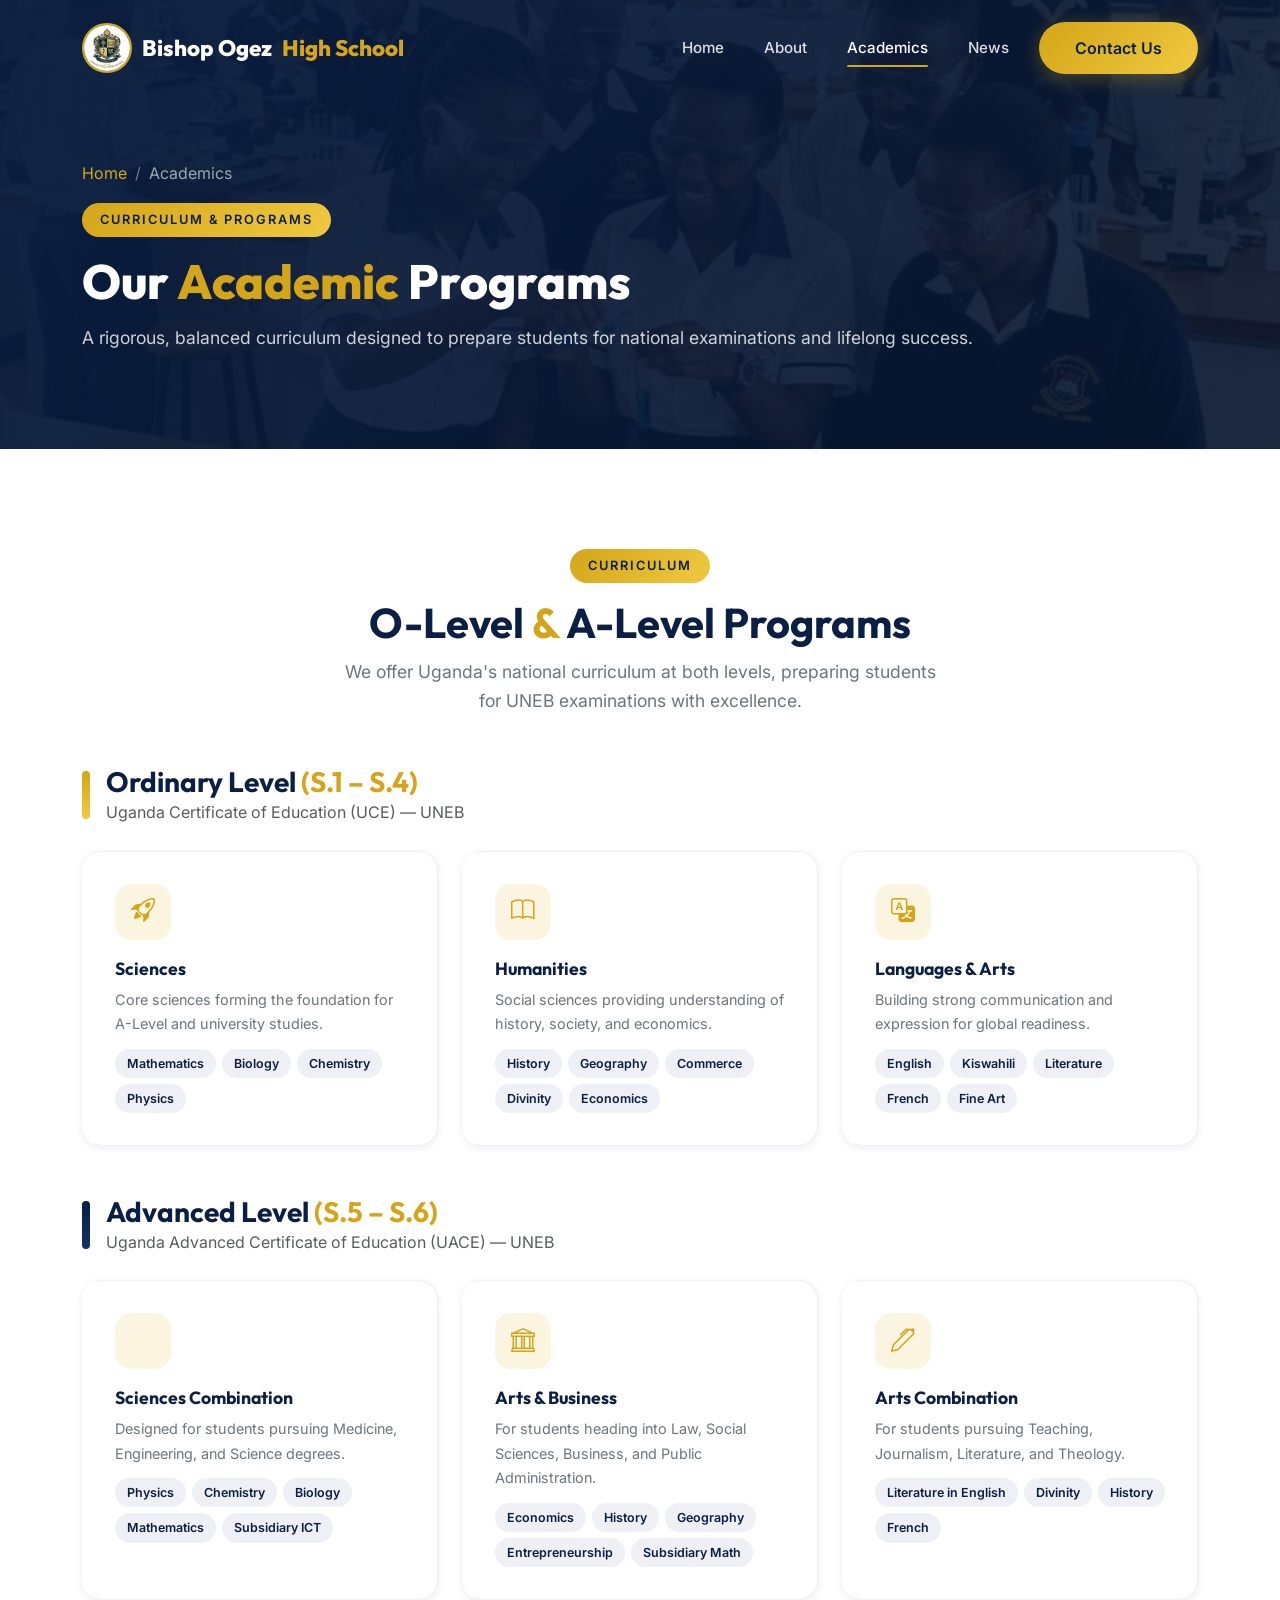
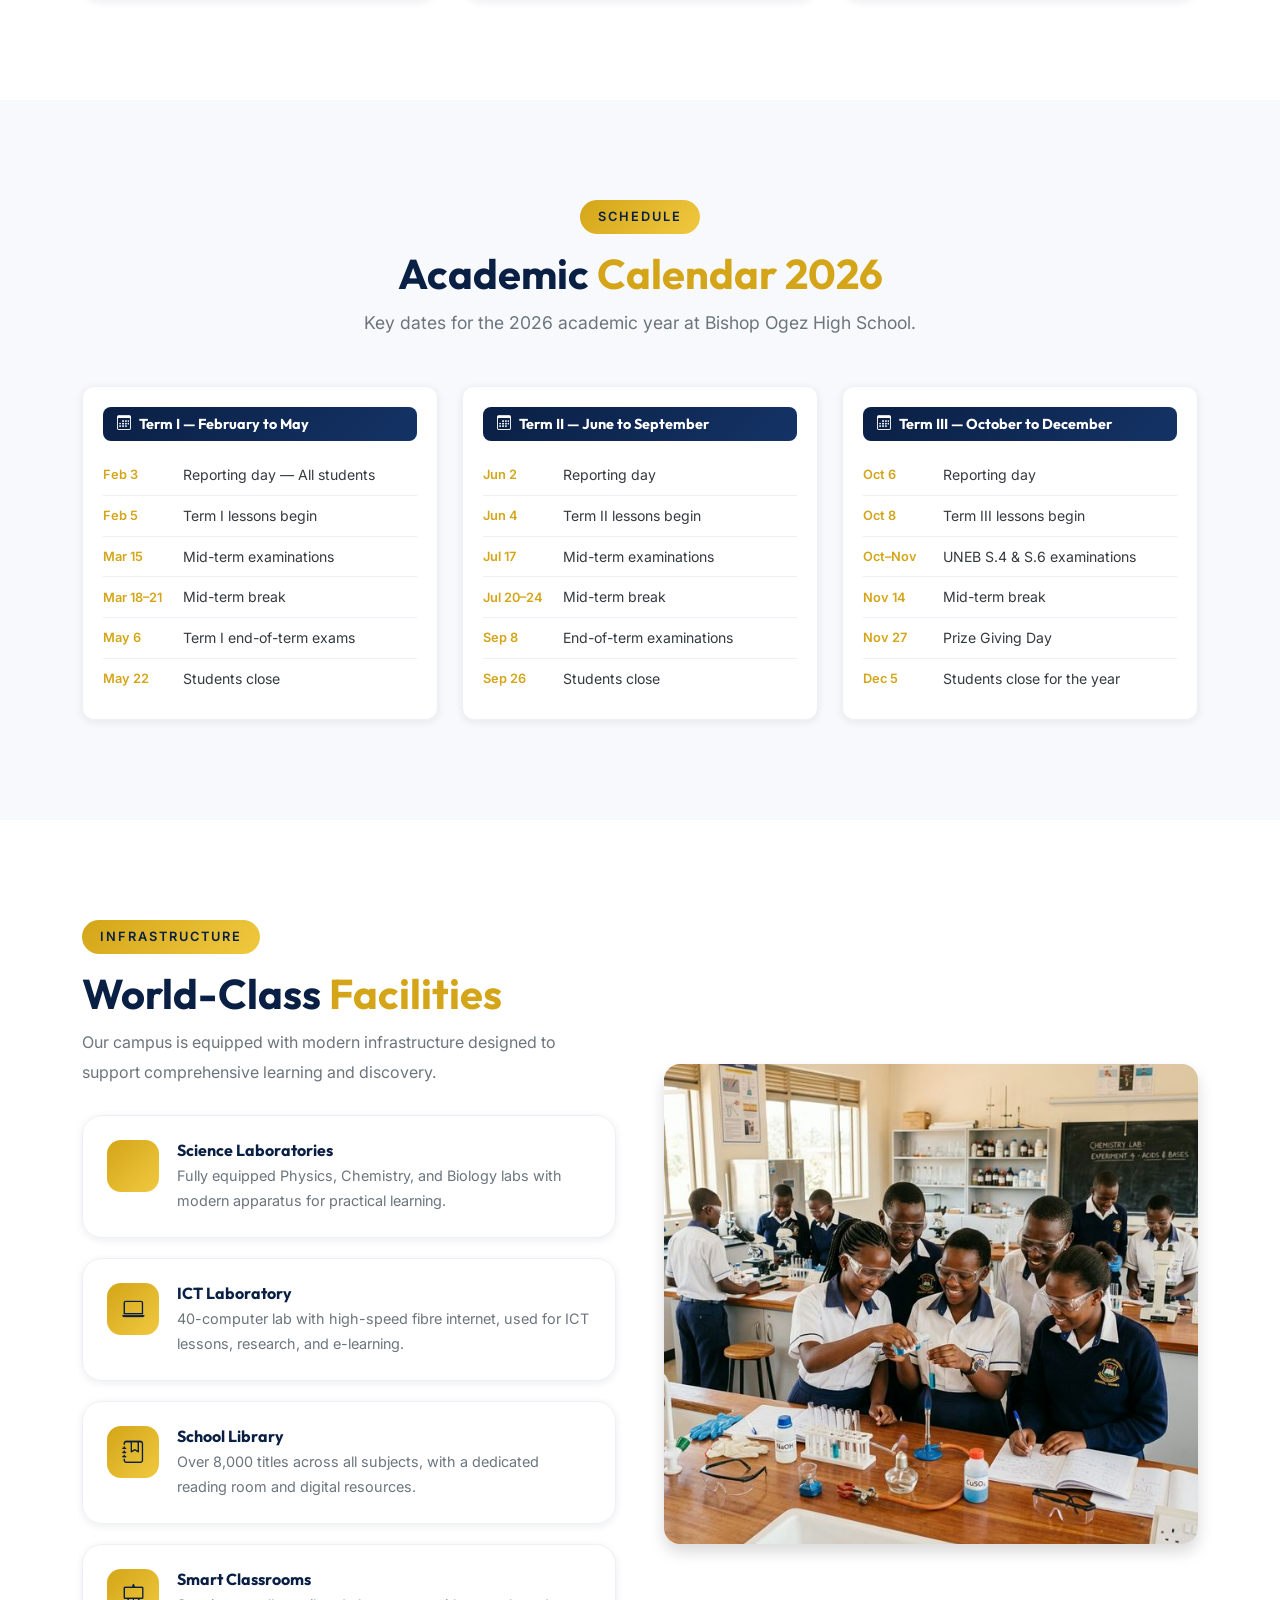
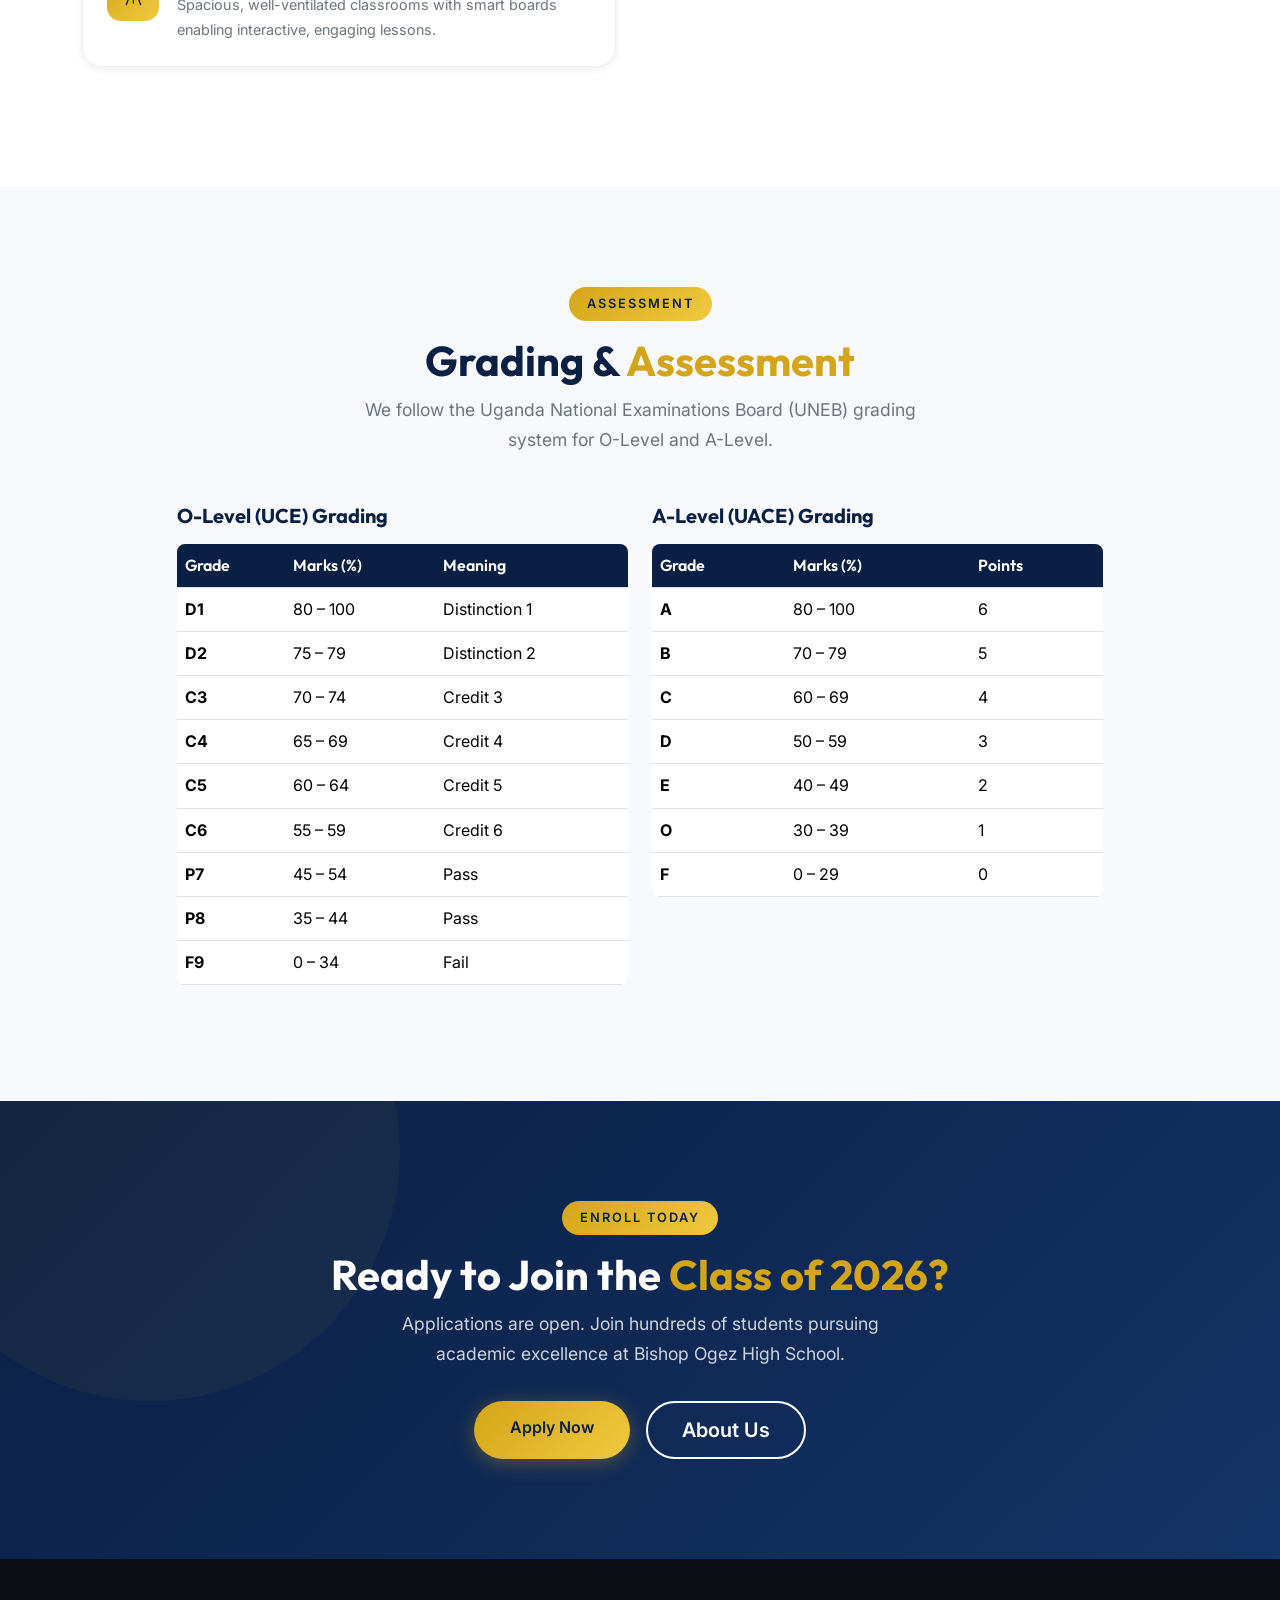
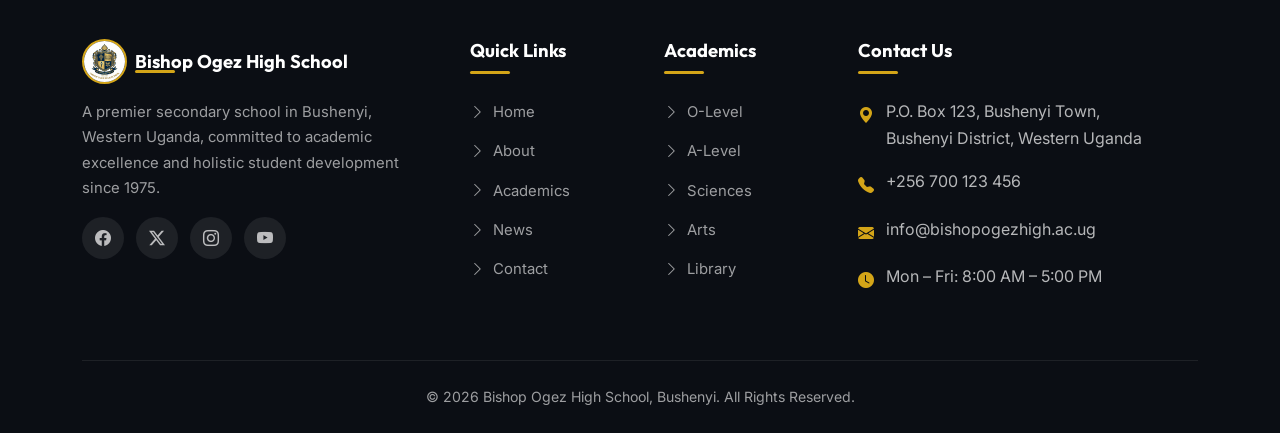
<file: academics.html>
<!DOCTYPE html>
<html lang="en">

<head>
    <meta charset="UTF-8" />
    <meta name="viewport" content="width=device-width, initial-scale=1.0" />
    <title>Academics — Bishop Ogez High School | Bushenyi, Uganda</title>
    <meta name="description"
        content="Explore the academic programs at Bishop Ogez High School — Sciences, Arts, Languages, and co-curricular activities for O-Level and A-Level students in Bushenyi, Uganda." />

    <link href="https://cdn.jsdelivr.net/npm/bootstrap@5.3.3/dist/css/bootstrap.min.css" rel="stylesheet" />
    <link href="https://cdn.jsdelivr.net/npm/bootstrap-icons@1.11.3/font/bootstrap-icons.min.css" rel="stylesheet" />
    <link href="https://unpkg.com/aos@2.3.4/dist/aos.css" rel="stylesheet" />
    <link href="css/style.css" rel="stylesheet" />
    <style>
        /* Page hero */
        .page-hero {
            position: relative;
            padding: 160px 0 80px;
            background: var(--primary);
            overflow: hidden;
        }

        .page-hero-bg {
            position: absolute;
            inset: 0;
            background: url('images/science.png') center/cover no-repeat;
            filter: brightness(.3);
        }

        .page-hero-overlay {
            position: absolute;
            inset: 0;
            background: linear-gradient(135deg, rgba(10, 31, 68, .9) 0%, rgba(10, 31, 68, .6) 100%);
        }

        .page-hero-content {
            position: relative;
            z-index: 2;
        }

        .page-hero h1 {
            color: var(--white);
            font-size: 3rem;
            font-weight: 800;
            margin-bottom: 12px;
        }

        .page-hero p {
            color: rgba(255, 255, 255, .8);
            font-size: 1.1rem;
        }

        .breadcrumb-item a {
            color: var(--accent);
            text-decoration: none;
        }

        .breadcrumb-item.active {
            color: rgba(255, 255, 255, .6);
        }

        .breadcrumb-item+.breadcrumb-item::before {
            color: rgba(255, 255, 255, .4);
        }

        /* Level tab pills */
        .level-pills {
            display: flex;
            justify-content: center;
            gap: 12px;
            flex-wrap: wrap;
            margin-bottom: 48px;
        }

        .level-pill {
            padding: 12px 32px;
            border-radius: 50px;
            font-weight: 600;
            font-size: .95rem;
            cursor: pointer;
            border: 2px solid var(--gray-200);
            color: var(--gray-600);
            background: var(--white);
            transition: var(--transition);
        }

        .level-pill.active,
        .level-pill:hover {
            background: linear-gradient(135deg, var(--primary), var(--primary-light));
            color: var(--white);
            border-color: var(--primary);
            box-shadow: var(--shadow-md);
        }

        /* Subject card */
        .subject-card {
            background: var(--white);
            border-radius: var(--radius-lg);
            padding: 32px 28px;
            box-shadow: var(--shadow-sm);
            border: 1px solid var(--gray-100);
            border-left: 5px solid transparent;
            transition: var(--transition);
            height: 100%;
        }

        .subject-card:hover {
            box-shadow: var(--shadow-lg);
            transform: translateY(-5px);
            border-left-color: var(--accent);
        }

        .subject-card .s-icon {
            width: 56px;
            height: 56px;
            border-radius: 16px;
            background: linear-gradient(135deg, rgba(212, 165, 24, .12), rgba(240, 201, 64, .18));
            display: flex;
            align-items: center;
            justify-content: center;
            font-size: 1.5rem;
            color: var(--accent);
            margin-bottom: 18px;
            transition: var(--transition);
        }

        .subject-card:hover .s-icon {
            background: linear-gradient(135deg, var(--accent), var(--accent-light));
            color: var(--primary);
        }

        .subject-card h5 {
            font-size: 1.1rem;
            margin-bottom: 8px;
        }

        .subject-card p {
            font-size: .9rem;
            color: var(--gray-600);
            margin-bottom: 12px;
        }

        .subject-list {
            display: flex;
            flex-wrap: wrap;
            gap: 6px;
        }

        .subject-tag {
            background: var(--gray-100);
            color: var(--primary);
            font-size: .78rem;
            font-weight: 600;
            padding: 4px 12px;
            border-radius: 20px;
        }

        /* Assessment table */
        .assessment-table th {
            background: var(--primary);
            color: var(--white);
            font-family: 'Outfit', sans-serif;
            font-weight: 600;
        }

        .assessment-table tbody tr {
            transition: var(--transition);
        }

        .assessment-table tbody tr:hover {
            background: rgba(212, 165, 24, .06);
        }

        /* Timetable card */
        .timetable-day {
            background: var(--white);
            border-radius: var(--radius);
            padding: 20px;
            border: 1px solid var(--gray-100);
            box-shadow: var(--shadow-sm);
        }

        .timetable-day h6 {
            color: var(--white);
            background: linear-gradient(135deg, var(--primary), var(--primary-light));
            padding: 8px 14px;
            border-radius: 8px;
            font-size: .9rem;
            margin-bottom: 14px;
        }

        .timetable-slot {
            display: flex;
            align-items: center;
            gap: 10px;
            padding: 8px 0;
            border-bottom: 1px solid var(--gray-100);
            font-size: .88rem;
        }

        .timetable-slot:last-child {
            border-bottom: none;
        }

        .timetable-slot .slot-time {
            font-weight: 600;
            color: var(--accent);
            min-width: 70px;
            font-size: .8rem;
        }

        /* Facility card */
        .facility-item {
            display: flex;
            align-items: flex-start;
            gap: 18px;
            padding: 24px;
            background: var(--white);
            border-radius: var(--radius-lg);
            box-shadow: var(--shadow-sm);
            border: 1px solid var(--gray-100);
            transition: var(--transition);
            margin-bottom: 20px;
        }

        .facility-item:hover {
            box-shadow: var(--shadow-lg);
            transform: translateX(6px);
        }

        .facility-item .f-icon {
            width: 52px;
            height: 52px;
            flex-shrink: 0;
            border-radius: 14px;
            background: linear-gradient(135deg, var(--accent), var(--accent-light));
            display: flex;
            align-items: center;
            justify-content: center;
            font-size: 1.4rem;
            color: var(--primary);
        }

        .facility-item h6 {
            font-size: 1rem;
            margin-bottom: 4px;
        }

        .facility-item p {
            font-size: .9rem;
            color: var(--gray-600);
            margin-bottom: 0;
        }
    </style>
</head>

<body>

    <div class="preloader" id="preloader">
        <div class="spinner"></div>
    </div>

    <!-- NAVBAR -->
    <nav class="navbar navbar-expand-lg fixed-top scrolled" id="mainNav">
        <div class="container">
            <a class="navbar-brand" href="index.html">
                <img src="images/logo.png" alt="Logo" />
                Bishop Ogez <span class="accent-text">High School</span>
            </a>
            <button class="navbar-toggler" type="button" data-bs-toggle="collapse" data-bs-target="#navbarNav">
                <span class="navbar-toggler-icon"></span>
            </button>
            <div class="collapse navbar-collapse justify-content-end" id="navbarNav">
                <ul class="navbar-nav align-items-lg-center gap-1">
                    <li class="nav-item"><a class="nav-link" href="index.html">Home</a></li>
                    <li class="nav-item"><a class="nav-link" href="about.html">About</a></li>
                    <li class="nav-item"><a class="nav-link active" href="academics.html">Academics</a></li>
                    <li class="nav-item"><a class="nav-link" href="news.html">News</a></li>
                    <li class="nav-item ms-lg-2"><a class="btn btn-accent" href="index.html#contact">Contact Us</a></li>
                </ul>
            </div>
        </div>
    </nav>

    <!-- PAGE HERO -->
    <section class="page-hero">
        <div class="page-hero-bg"></div>
        <div class="page-hero-overlay"></div>
        <div class="container page-hero-content">
            <nav aria-label="breadcrumb">
                <ol class="breadcrumb mb-3">
                    <li class="breadcrumb-item"><a href="index.html">Home</a></li>
                    <li class="breadcrumb-item active">Academics</li>
                </ol>
            </nav>
            <span class="section-badge">Curriculum & Programs</span>
            <h1>Our <span class="accent-text">Academic</span> Programs</h1>
            <p>A rigorous, balanced curriculum designed to prepare students for national examinations and lifelong
                success.</p>
        </div>
    </section>

    <!-- CURRICULUM OVERVIEW -->
    <section class="section-padding">
        <div class="container">
            <div class="text-center mb-5" data-aos="fade-up">
                <span class="section-badge">Curriculum</span>
                <h2 class="section-title">O-Level <span class="accent-text">&</span> A-Level Programs</h2>
                <p class="section-subtitle mx-auto">We offer Uganda's national curriculum at both levels, preparing
                    students for UNEB examinations with excellence.</p>
            </div>

            <!-- O-Level -->
            <div class="mb-5" data-aos="fade-up">
                <div class="d-flex align-items-center gap-3 mb-4">
                    <div
                        style="width:8px;height:48px;background:linear-gradient(to bottom,var(--accent),var(--accent-light));border-radius:4px;">
                    </div>
                    <div>
                        <h3 class="mb-0">Ordinary Level <span class="accent-text">(S.1 – S.4)</span></h3>
                        <p class="mb-0 text-muted">Uganda Certificate of Education (UCE) — UNEB</p>
                    </div>
                </div>
                <div class="row g-4">
                    <div class="col-lg-4 col-md-6" data-aos="fade-up">
                        <div class="subject-card">
                            <div class="s-icon"><i class="bi bi-rocket-takeoff"></i></div>
                            <h5>Sciences</h5>
                            <p>Core sciences forming the foundation for A-Level and university studies.</p>
                            <div class="subject-list">
                                <span class="subject-tag">Mathematics</span>
                                <span class="subject-tag">Biology</span>
                                <span class="subject-tag">Chemistry</span>
                                <span class="subject-tag">Physics</span>
                            </div>
                        </div>
                    </div>
                    <div class="col-lg-4 col-md-6" data-aos="fade-up" data-aos-delay="100">
                        <div class="subject-card">
                            <div class="s-icon"><i class="bi bi-book"></i></div>
                            <h5>Humanities</h5>
                            <p>Social sciences providing understanding of history, society, and economics.</p>
                            <div class="subject-list">
                                <span class="subject-tag">History</span>
                                <span class="subject-tag">Geography</span>
                                <span class="subject-tag">Commerce</span>
                                <span class="subject-tag">Divinity</span>
                                <span class="subject-tag">Economics</span>
                            </div>
                        </div>
                    </div>
                    <div class="col-lg-4 col-md-6" data-aos="fade-up" data-aos-delay="200">
                        <div class="subject-card">
                            <div class="s-icon"><i class="bi bi-translate"></i></div>
                            <h5>Languages & Arts</h5>
                            <p>Building strong communication and expression for global readiness.</p>
                            <div class="subject-list">
                                <span class="subject-tag">English</span>
                                <span class="subject-tag">Kiswahili</span>
                                <span class="subject-tag">Literature</span>
                                <span class="subject-tag">French</span>
                                <span class="subject-tag">Fine Art</span>
                            </div>
                        </div>
                    </div>
                </div>
            </div>

            <!-- A-Level -->
            <div data-aos="fade-up">
                <div class="d-flex align-items-center gap-3 mb-4">
                    <div
                        style="width:8px;height:48px;background:linear-gradient(to bottom,var(--primary),var(--primary-light));border-radius:4px;">
                    </div>
                    <div>
                        <h3 class="mb-0">Advanced Level <span class="accent-text">(S.5 – S.6)</span></h3>
                        <p class="mb-0 text-muted">Uganda Advanced Certificate of Education (UACE) — UNEB</p>
                    </div>
                </div>
                <div class="row g-4">
                    <div class="col-lg-4 col-md-6" data-aos="fade-up">
                        <div class="subject-card">
                            <div class="s-icon"><i class="bi bi-flask"></i></div>
                            <h5>Sciences Combination</h5>
                            <p>Designed for students pursuing Medicine, Engineering, and Science degrees.</p>
                            <div class="subject-list">
                                <span class="subject-tag">Physics</span>
                                <span class="subject-tag">Chemistry</span>
                                <span class="subject-tag">Biology</span>
                                <span class="subject-tag">Mathematics</span>
                                <span class="subject-tag">Subsidiary ICT</span>
                            </div>
                        </div>
                    </div>
                    <div class="col-lg-4 col-md-6" data-aos="fade-up" data-aos-delay="100">
                        <div class="subject-card">
                            <div class="s-icon"><i class="bi bi-bank"></i></div>
                            <h5>Arts & Business</h5>
                            <p>For students heading into Law, Social Sciences, Business, and Public Administration.</p>
                            <div class="subject-list">
                                <span class="subject-tag">Economics</span>
                                <span class="subject-tag">History</span>
                                <span class="subject-tag">Geography</span>
                                <span class="subject-tag">Entrepreneurship</span>
                                <span class="subject-tag">Subsidiary Math</span>
                            </div>
                        </div>
                    </div>
                    <div class="col-lg-4 col-md-6" data-aos="fade-up" data-aos-delay="200">
                        <div class="subject-card">
                            <div class="s-icon"><i class="bi bi-pen"></i></div>
                            <h5>Arts Combination</h5>
                            <p>For students pursuing Teaching, Journalism, Literature, and Theology.</p>
                            <div class="subject-list">
                                <span class="subject-tag">Literature in English</span>
                                <span class="subject-tag">Divinity</span>
                                <span class="subject-tag">History</span>
                                <span class="subject-tag">French</span>
                            </div>
                        </div>
                    </div>
                </div>
            </div>
        </div>
    </section>

    <!-- ACADEMIC CALENDAR -->
    <section class="section-padding bg-light-custom">
        <div class="container">
            <div class="text-center mb-5" data-aos="fade-up">
                <span class="section-badge">Schedule</span>
                <h2 class="section-title">Academic <span class="accent-text">Calendar 2026</span></h2>
                <p class="section-subtitle mx-auto">Key dates for the 2026 academic year at Bishop Ogez High School.</p>
            </div>
            <div class="row g-4" data-aos="fade-up">
                <div class="col-lg-4">
                    <div class="timetable-day">
                        <h6><i class="bi bi-calendar3 me-2"></i>Term I — February to May</h6>
                        <div class="timetable-slot">
                            <span class="slot-time">Feb 3</span>
                            <span>Reporting day — All students</span>
                        </div>
                        <div class="timetable-slot">
                            <span class="slot-time">Feb 5</span>
                            <span>Term I lessons begin</span>
                        </div>
                        <div class="timetable-slot">
                            <span class="slot-time">Mar 15</span>
                            <span>Mid-term examinations</span>
                        </div>
                        <div class="timetable-slot">
                            <span class="slot-time">Mar 18–21</span>
                            <span>Mid-term break</span>
                        </div>
                        <div class="timetable-slot">
                            <span class="slot-time">May 6</span>
                            <span>Term I end-of-term exams</span>
                        </div>
                        <div class="timetable-slot">
                            <span class="slot-time">May 22</span>
                            <span>Students close</span>
                        </div>
                    </div>
                </div>
                <div class="col-lg-4">
                    <div class="timetable-day">
                        <h6><i class="bi bi-calendar3 me-2"></i>Term II — June to September</h6>
                        <div class="timetable-slot">
                            <span class="slot-time">Jun 2</span>
                            <span>Reporting day</span>
                        </div>
                        <div class="timetable-slot">
                            <span class="slot-time">Jun 4</span>
                            <span>Term II lessons begin</span>
                        </div>
                        <div class="timetable-slot">
                            <span class="slot-time">Jul 17</span>
                            <span>Mid-term examinations</span>
                        </div>
                        <div class="timetable-slot">
                            <span class="slot-time">Jul 20–24</span>
                            <span>Mid-term break</span>
                        </div>
                        <div class="timetable-slot">
                            <span class="slot-time">Sep 8</span>
                            <span>End-of-term examinations</span>
                        </div>
                        <div class="timetable-slot">
                            <span class="slot-time">Sep 26</span>
                            <span>Students close</span>
                        </div>
                    </div>
                </div>
                <div class="col-lg-4">
                    <div class="timetable-day">
                        <h6><i class="bi bi-calendar3 me-2"></i>Term III — October to December</h6>
                        <div class="timetable-slot">
                            <span class="slot-time">Oct 6</span>
                            <span>Reporting day</span>
                        </div>
                        <div class="timetable-slot">
                            <span class="slot-time">Oct 8</span>
                            <span>Term III lessons begin</span>
                        </div>
                        <div class="timetable-slot">
                            <span class="slot-time">Oct–Nov</span>
                            <span>UNEB S.4 & S.6 examinations</span>
                        </div>
                        <div class="timetable-slot">
                            <span class="slot-time">Nov 14</span>
                            <span>Mid-term break</span>
                        </div>
                        <div class="timetable-slot">
                            <span class="slot-time">Nov 27</span>
                            <span>Prize Giving Day</span>
                        </div>
                        <div class="timetable-slot">
                            <span class="slot-time">Dec 5</span>
                            <span>Students close for the year</span>
                        </div>
                    </div>
                </div>
            </div>
        </div>
    </section>

    <!-- FACILITIES -->
    <section class="section-padding">
        <div class="container">
            <div class="row align-items-center g-5">
                <div class="col-lg-6" data-aos="fade-right">
                    <span class="section-badge">Infrastructure</span>
                    <h2 class="section-title">World-Class <span class="accent-text">Facilities</span></h2>
                    <p style="color:var(--gray-600);font-size:1rem;line-height:1.85;margin-bottom:28px;">
                        Our campus is equipped with modern infrastructure designed to support comprehensive learning and
                        discovery.
                    </p>

                    <div class="facility-item">
                        <div class="f-icon"><i class="bi bi-flask"></i></div>
                        <div>
                            <h6>Science Laboratories</h6>
                            <p>Fully equipped Physics, Chemistry, and Biology labs with modern apparatus for practical
                                learning.</p>
                        </div>
                    </div>
                    <div class="facility-item">
                        <div class="f-icon"><i class="bi bi-laptop"></i></div>
                        <div>
                            <h6>ICT Laboratory</h6>
                            <p>40-computer lab with high-speed fibre internet, used for ICT lessons, research, and
                                e-learning.</p>
                        </div>
                    </div>
                    <div class="facility-item">
                        <div class="f-icon"><i class="bi bi-journal-bookmark"></i></div>
                        <div>
                            <h6>School Library</h6>
                            <p>Over 8,000 titles across all subjects, with a dedicated reading room and digital
                                resources.</p>
                        </div>
                    </div>
                    <div class="facility-item">
                        <div class="f-icon"><i class="bi bi-easel"></i></div>
                        <div>
                            <h6>Smart Classrooms</h6>
                            <p>Spacious, well-ventilated classrooms with smart boards enabling interactive, engaging
                                lessons.</p>
                        </div>
                    </div>
                </div>
                <div class="col-lg-6" data-aos="fade-left">
                    <img src="images/science.png" alt="Science Laboratory" class="w-100 rounded-4 shadow"
                        style="height:480px;object-fit:cover;" />
                </div>
            </div>
        </div>
    </section>

    <!-- ASSESSMENT / GRADING -->
    <section class="section-padding bg-light-custom">
        <div class="container">
            <div class="text-center mb-5" data-aos="fade-up">
                <span class="section-badge">Assessment</span>
                <h2 class="section-title">Grading & <span class="accent-text">Assessment</span></h2>
                <p class="section-subtitle mx-auto">We follow the Uganda National Examinations Board (UNEB) grading
                    system for O-Level and A-Level.</p>
            </div>
            <div class="row g-4 justify-content-center">
                <div class="col-lg-5" data-aos="fade-right">
                    <h5 class="mb-3">O-Level (UCE) Grading</h5>
                    <div class="table-responsive">
                        <table class="table assessment-table rounded-3 overflow-hidden">
                            <thead>
                                <tr>
                                    <th>Grade</th>
                                    <th>Marks (%)</th>
                                    <th>Meaning</th>
                                </tr>
                            </thead>
                            <tbody>
                                <tr>
                                    <td><strong>D1</strong></td>
                                    <td>80 – 100</td>
                                    <td>Distinction 1</td>
                                </tr>
                                <tr>
                                    <td><strong>D2</strong></td>
                                    <td>75 – 79</td>
                                    <td>Distinction 2</td>
                                </tr>
                                <tr>
                                    <td><strong>C3</strong></td>
                                    <td>70 – 74</td>
                                    <td>Credit 3</td>
                                </tr>
                                <tr>
                                    <td><strong>C4</strong></td>
                                    <td>65 – 69</td>
                                    <td>Credit 4</td>
                                </tr>
                                <tr>
                                    <td><strong>C5</strong></td>
                                    <td>60 – 64</td>
                                    <td>Credit 5</td>
                                </tr>
                                <tr>
                                    <td><strong>C6</strong></td>
                                    <td>55 – 59</td>
                                    <td>Credit 6</td>
                                </tr>
                                <tr>
                                    <td><strong>P7</strong></td>
                                    <td>45 – 54</td>
                                    <td>Pass</td>
                                </tr>
                                <tr>
                                    <td><strong>P8</strong></td>
                                    <td>35 – 44</td>
                                    <td>Pass</td>
                                </tr>
                                <tr>
                                    <td><strong>F9</strong></td>
                                    <td>0 – 34</td>
                                    <td>Fail</td>
                                </tr>
                            </tbody>
                        </table>
                    </div>
                </div>
                <div class="col-lg-5" data-aos="fade-left">
                    <h5 class="mb-3">A-Level (UACE) Grading</h5>
                    <div class="table-responsive">
                        <table class="table assessment-table rounded-3 overflow-hidden">
                            <thead>
                                <tr>
                                    <th>Grade</th>
                                    <th>Marks (%)</th>
                                    <th>Points</th>
                                </tr>
                            </thead>
                            <tbody>
                                <tr>
                                    <td><strong>A</strong></td>
                                    <td>80 – 100</td>
                                    <td>6</td>
                                </tr>
                                <tr>
                                    <td><strong>B</strong></td>
                                    <td>70 – 79</td>
                                    <td>5</td>
                                </tr>
                                <tr>
                                    <td><strong>C</strong></td>
                                    <td>60 – 69</td>
                                    <td>4</td>
                                </tr>
                                <tr>
                                    <td><strong>D</strong></td>
                                    <td>50 – 59</td>
                                    <td>3</td>
                                </tr>
                                <tr>
                                    <td><strong>E</strong></td>
                                    <td>40 – 49</td>
                                    <td>2</td>
                                </tr>
                                <tr>
                                    <td><strong>O</strong></td>
                                    <td>30 – 39</td>
                                    <td>1</td>
                                </tr>
                                <tr>
                                    <td><strong>F</strong></td>
                                    <td>0 – 29</td>
                                    <td>0</td>
                                </tr>
                            </tbody>
                        </table>
                    </div>
                </div>
            </div>
        </div>
    </section>

    <!-- CTA -->
    <section class="cta-section section-padding text-center">
        <div class="container" data-aos="zoom-in">
            <span class="section-badge">Enroll Today</span>
            <h2>Ready to Join the <span class="accent-text">Class of 2026?</span></h2>
            <p>Applications are open. Join hundreds of students pursuing academic excellence at Bishop Ogez High School.
            </p>
            <div class="d-flex justify-content-center gap-3 flex-wrap">
                <a href="index.html#contact" class="btn btn-accent btn-lg">Apply Now</a>
                <a href="about.html" class="btn btn-outline-light btn-lg">About Us</a>
            </div>
        </div>
    </section>

    <!-- FOOTER -->
    <footer class="footer">
        <div class="container">
            <div class="row g-5">
                <div class="col-lg-4 col-md-6">
                    <div class="d-flex align-items-center gap-2 mb-3">
                        <img src="images/logo.png" alt="Logo"
                            style="width:45px;height:45px;border-radius:50%;object-fit:cover;border:2px solid var(--accent);" />
                        <h5 class="mb-0" style="padding-bottom:0;">Bishop Ogez High School</h5>
                    </div>
                    <p>A premier secondary school in Bushenyi, Western Uganda, committed to academic excellence and
                        holistic student development since 1975.</p>
                    <div class="footer-social">
                        <a href="#" aria-label="Facebook"><i class="bi bi-facebook"></i></a>
                        <a href="#" aria-label="Twitter"><i class="bi bi-twitter-x"></i></a>
                        <a href="#" aria-label="Instagram"><i class="bi bi-instagram"></i></a>
                        <a href="#" aria-label="YouTube"><i class="bi bi-youtube"></i></a>
                    </div>
                </div>
                <div class="col-lg-2 col-md-6">
                    <h5>Quick Links</h5>
                    <ul class="footer-links">
                        <li><a href="index.html"><i class="bi bi-chevron-right"></i> Home</a></li>
                        <li><a href="about.html"><i class="bi bi-chevron-right"></i> About</a></li>
                        <li><a href="academics.html"><i class="bi bi-chevron-right"></i> Academics</a></li>
                        <li><a href="news.html"><i class="bi bi-chevron-right"></i> News</a></li>
                        <li><a href="index.html#contact"><i class="bi bi-chevron-right"></i> Contact</a></li>
                    </ul>
                </div>
                <div class="col-lg-2 col-md-6">
                    <h5>Academics</h5>
                    <ul class="footer-links">
                        <li><a href="academics.html"><i class="bi bi-chevron-right"></i> O-Level</a></li>
                        <li><a href="academics.html"><i class="bi bi-chevron-right"></i> A-Level</a></li>
                        <li><a href="academics.html"><i class="bi bi-chevron-right"></i> Sciences</a></li>
                        <li><a href="academics.html"><i class="bi bi-chevron-right"></i> Arts</a></li>
                        <li><a href="academics.html"><i class="bi bi-chevron-right"></i> Library</a></li>
                    </ul>
                </div>
                <div class="col-lg-4 col-md-6">
                    <h5>Contact Us</h5>
                    <ul class="footer-contact">
                        <li><i class="bi bi-geo-alt-fill"></i><span>P.O. Box 123, Bushenyi Town,<br />Bushenyi District,
                                Western Uganda</span></li>
                        <li><i class="bi bi-telephone-fill"></i><span>+256 700 123 456</span></li>
                        <li><i class="bi bi-envelope-fill"></i><span>info@bishopogezhigh.ac.ug</span></li>
                        <li><i class="bi bi-clock-fill"></i><span>Mon – Fri: 8:00 AM – 5:00 PM</span></li>
                    </ul>
                </div>
            </div>
            <div class="footer-bottom">
                <p>&copy; 2026 Bishop Ogez High School, Bushenyi. All Rights Reserved.</p>
            </div>
        </div>
    </footer>

    <button class="back-to-top" id="backToTop" aria-label="Back to top"><i class="bi bi-chevron-up"></i></button>

    <script src="https://cdn.jsdelivr.net/npm/bootstrap@5.3.3/dist/js/bootstrap.bundle.min.js"></script>
    <script src="https://unpkg.com/aos@2.3.4/dist/aos.js"></script>
    <script src="js/main.js"></script>
</body>

</html>
</file>
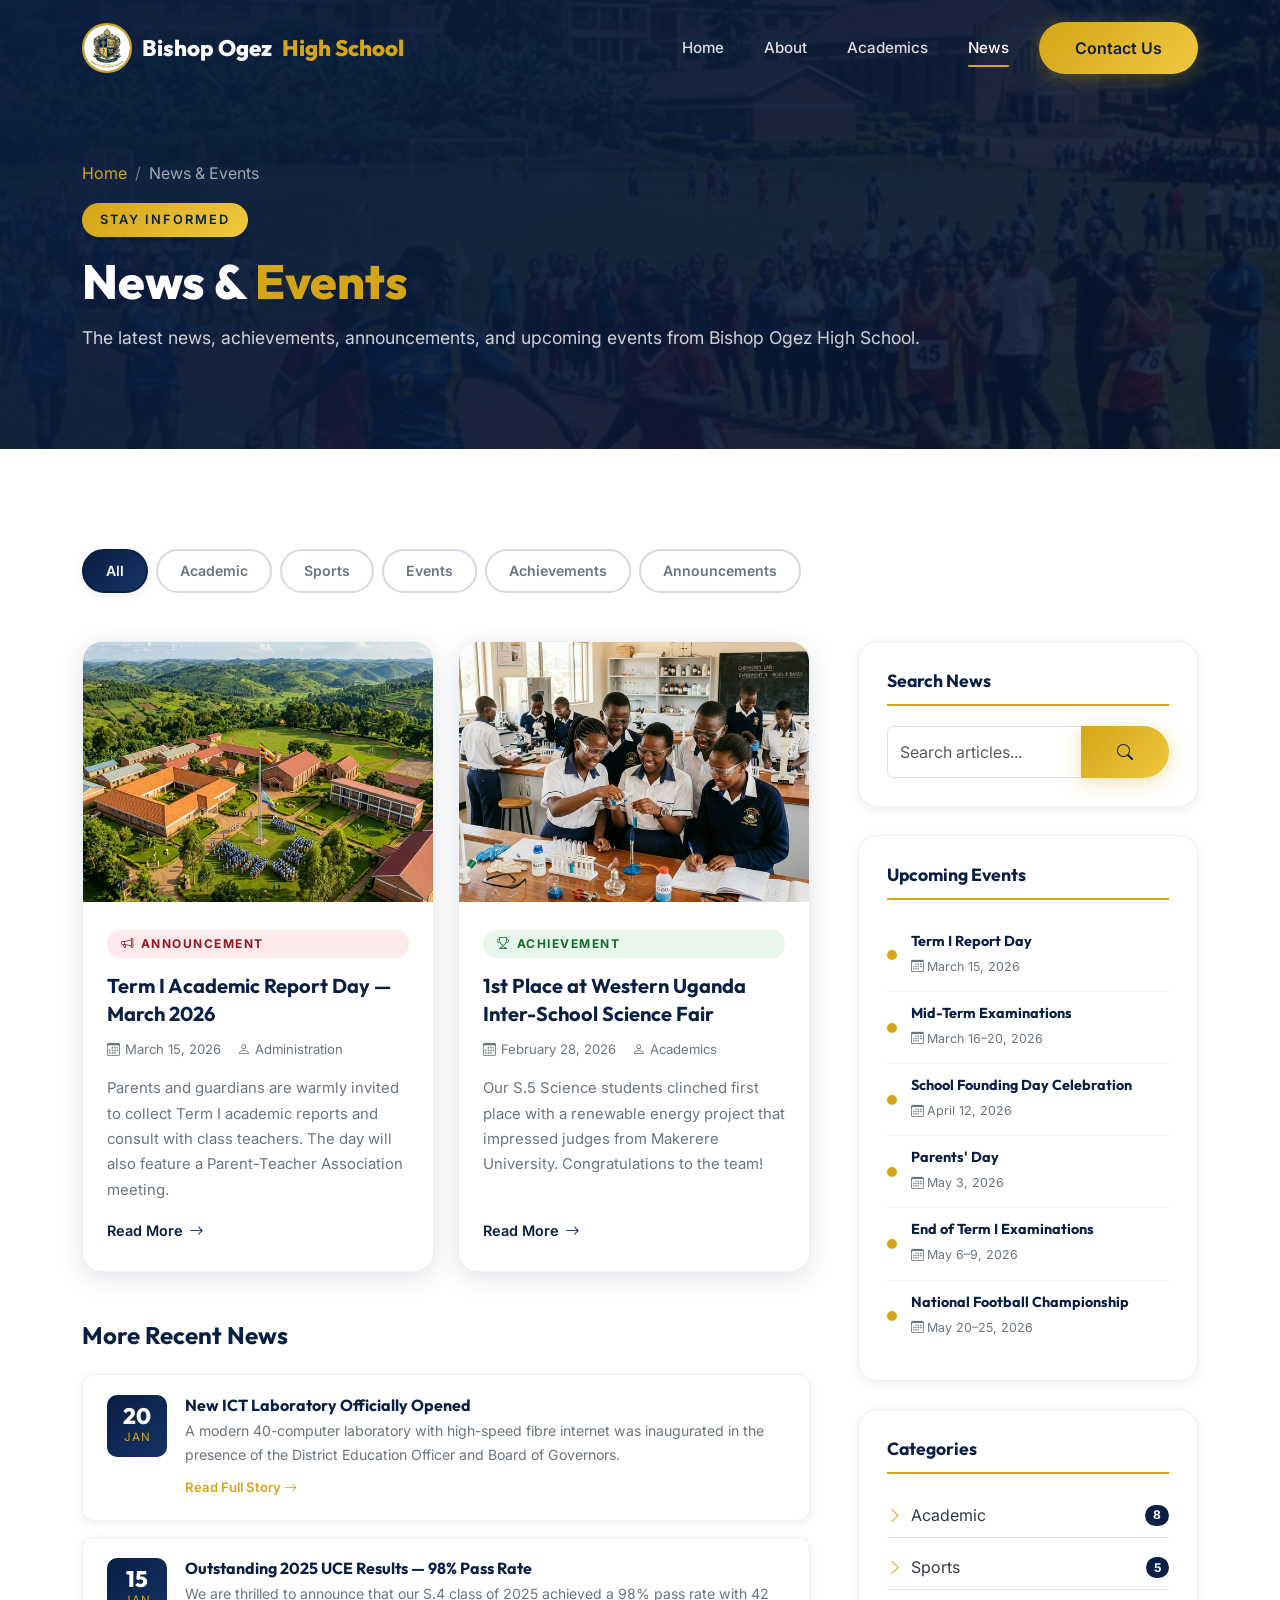
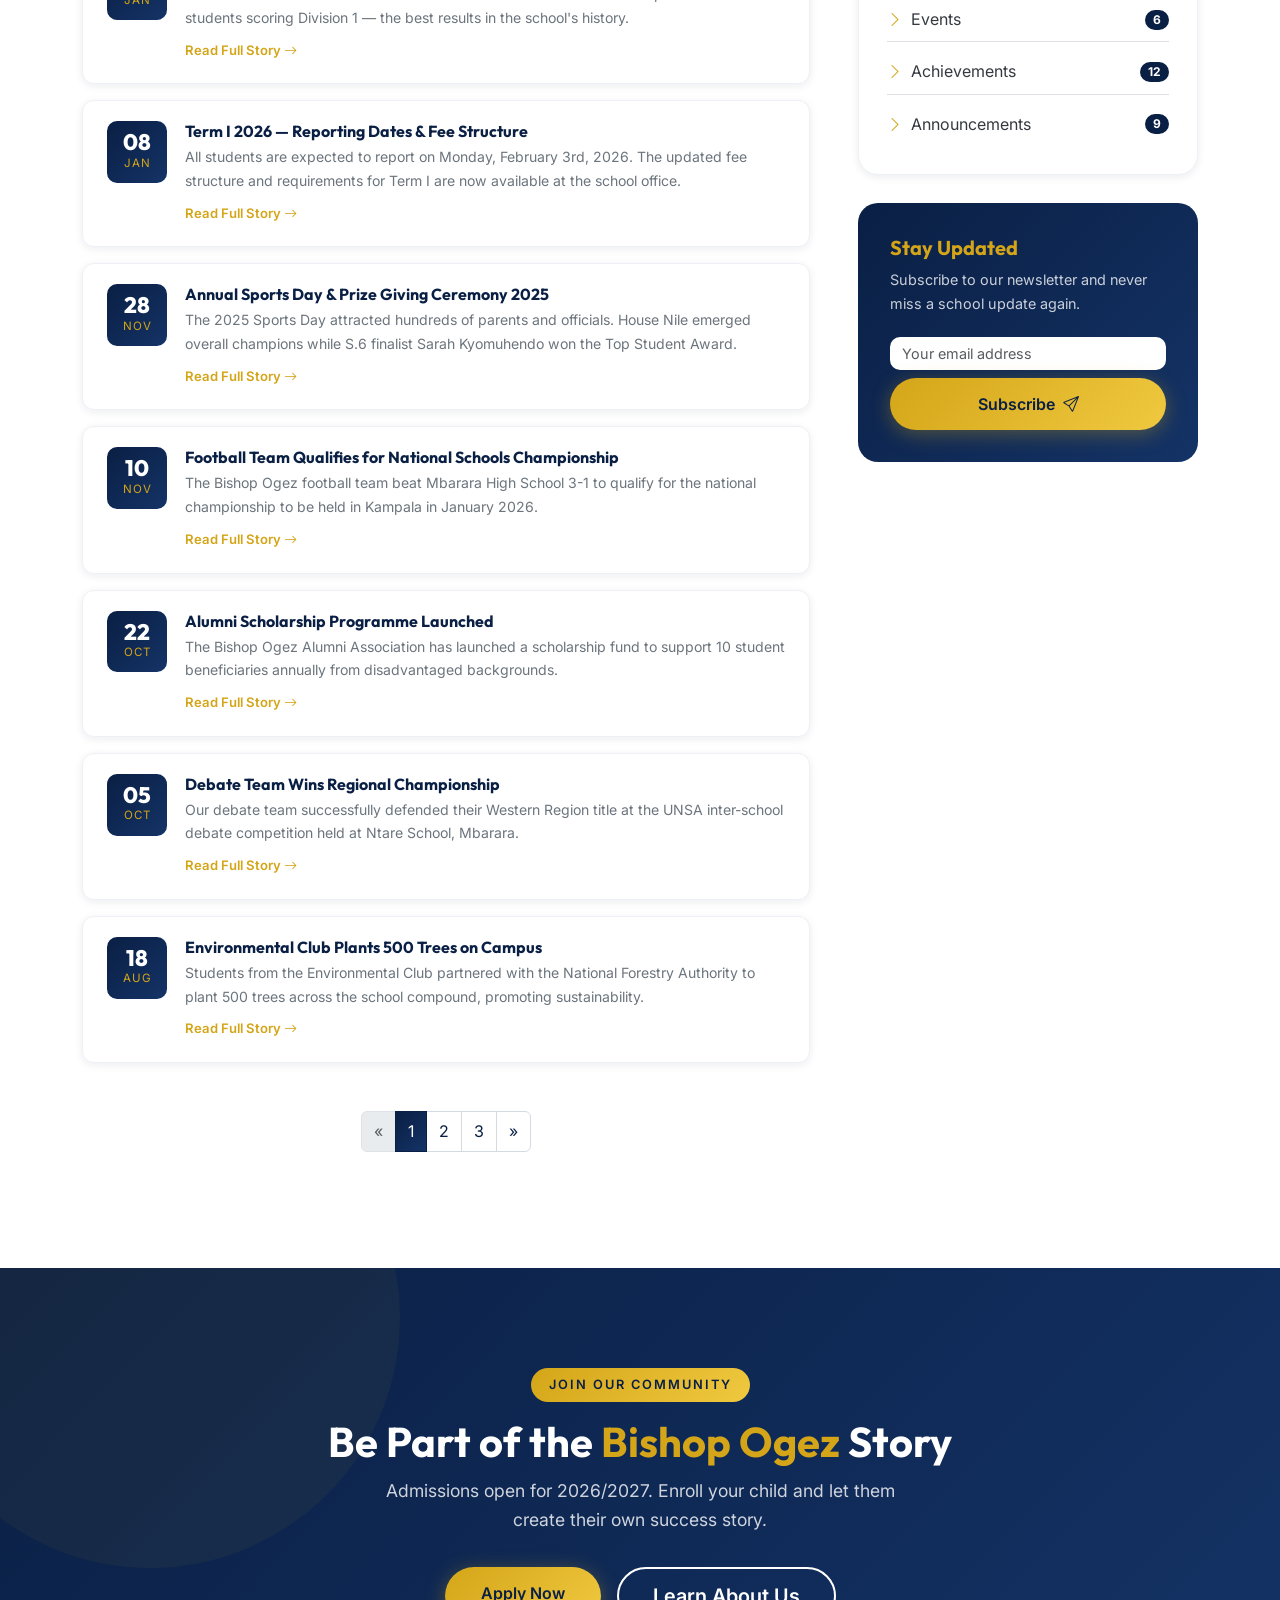
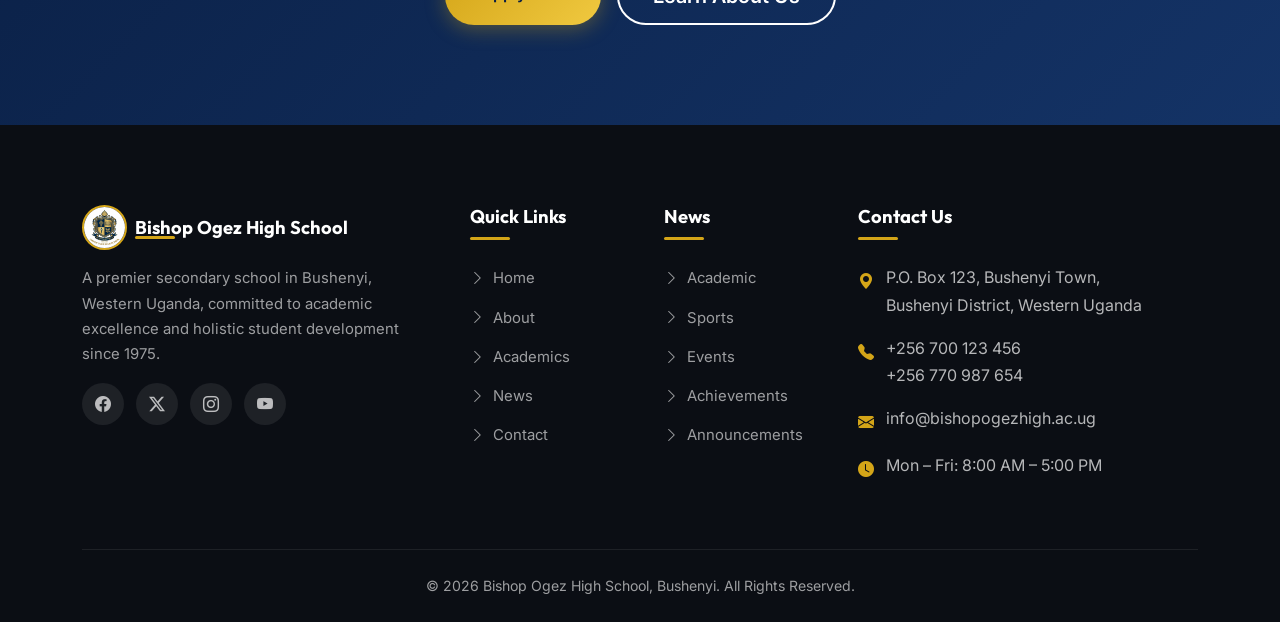
<file: news.html>
<!DOCTYPE html>
<html lang="en">

<head>
    <meta charset="UTF-8" />
    <meta name="viewport" content="width=device-width, initial-scale=1.0" />
    <title>News & Events — Bishop Ogez High School | Bushenyi, Uganda</title>
    <meta name="description"
        content="Stay up to date with the latest news, events, announcements, and achievements from Bishop Ogez High School in Bushenyi, Uganda." />

    <link href="https://cdn.jsdelivr.net/npm/bootstrap@5.3.3/dist/css/bootstrap.min.css" rel="stylesheet" />
    <link href="https://cdn.jsdelivr.net/npm/bootstrap-icons@1.11.3/font/bootstrap-icons.min.css" rel="stylesheet" />
    <link href="https://unpkg.com/aos@2.3.4/dist/aos.css" rel="stylesheet" />
    <link href="css/style.css" rel="stylesheet" />
    <style>
        /* Page hero */
        .page-hero {
            position: relative;
            padding: 160px 0 80px;
            background: var(--primary);
            overflow: hidden;
        }

        .page-hero-bg {
            position: absolute;
            inset: 0;
            background: url('images/sports.png') center/cover no-repeat;
            filter: brightness(.3);
        }

        .page-hero-overlay {
            position: absolute;
            inset: 0;
            background: linear-gradient(135deg, rgba(10, 31, 68, .9) 0%, rgba(10, 31, 68, .6) 100%);
        }

        .page-hero-content {
            position: relative;
            z-index: 2;
        }

        .page-hero h1 {
            color: var(--white);
            font-size: 3rem;
            font-weight: 800;
            margin-bottom: 12px;
        }

        .page-hero p {
            color: rgba(255, 255, 255, .8);
            font-size: 1.1rem;
        }

        .breadcrumb-item a {
            color: var(--accent);
            text-decoration: none;
        }

        .breadcrumb-item.active {
            color: rgba(255, 255, 255, .6);
        }

        .breadcrumb-item+.breadcrumb-item::before {
            color: rgba(255, 255, 255, .4);
        }

        /* Filter pills */
        .filter-pill {
            padding: 8px 22px;
            border-radius: 50px;
            font-weight: 600;
            font-size: .88rem;
            cursor: pointer;
            border: 2px solid var(--gray-200);
            color: var(--gray-600);
            background: var(--white);
            transition: var(--transition);
        }

        .filter-pill.active,
        .filter-pill:hover {
            background: linear-gradient(135deg, var(--primary), var(--primary-light));
            color: var(--white);
            border-color: var(--primary);
            box-shadow: var(--shadow-sm);
        }

        /* Featured news card */
        .news-featured {
            background: var(--white);
            border-radius: var(--radius-lg);
            overflow: hidden;
            box-shadow: var(--shadow-md);
            display: flex;
            flex-direction: column;
            height: 100%;
            transition: var(--transition);
            border: 1px solid var(--gray-100);
        }

        .news-featured:hover {
            transform: translateY(-6px);
            box-shadow: var(--shadow-lg);
        }

        .news-featured .nf-img {
            height: 260px;
            overflow: hidden;
            flex-shrink: 0;
        }

        .news-featured .nf-img img {
            width: 100%;
            height: 100%;
            object-fit: cover;
            transition: transform var(--transition);
        }

        .news-featured:hover .nf-img img {
            transform: scale(1.07);
        }

        .news-featured .nf-body {
            padding: 28px 24px;
            flex: 1;
            display: flex;
            flex-direction: column;
        }

        .news-category {
            display: inline-flex;
            align-items: center;
            gap: 6px;
            font-size: .75rem;
            font-weight: 700;
            text-transform: uppercase;
            letter-spacing: 1.5px;
            padding: 4px 14px;
            border-radius: 20px;
            margin-bottom: 14px;
        }

        .cat-academics {
            background: rgba(10, 31, 68, .08);
            color: var(--primary);
        }

        .cat-sports {
            background: rgba(212, 165, 24, .12);
            color: #8a6800;
        }

        .cat-achievement {
            background: rgba(40, 167, 69, .1);
            color: #166928;
        }

        .cat-event {
            background: rgba(23, 162, 184, .1);
            color: #0c697a;
        }

        .cat-announcement {
            background: rgba(220, 53, 69, .1);
            color: #8e1a24;
        }

        .news-featured .nf-body h4 {
            font-size: 1.25rem;
            line-height: 1.4;
            margin-bottom: 10px;
        }

        .news-featured .nf-body p {
            font-size: .93rem;
            color: var(--gray-600);
            flex: 1;
            margin-bottom: 16px;
        }

        .news-meta {
            display: flex;
            align-items: center;
            gap: 16px;
            font-size: .82rem;
            color: var(--gray-600);
            margin-bottom: 16px;
        }

        .news-meta span {
            display: flex;
            align-items: center;
            gap: 5px;
        }

        .news-read-more {
            font-weight: 600;
            color: var(--primary);
            font-size: .9rem;
            display: inline-flex;
            align-items: center;
            gap: 6px;
            transition: var(--transition);
            margin-top: auto;
        }

        .news-read-more:hover {
            color: var(--accent);
            gap: 10px;
        }

        /* Compact news list */
        .news-list-item {
            background: var(--white);
            border-radius: var(--radius);
            padding: 20px 24px;
            border: 1px solid var(--gray-100);
            box-shadow: var(--shadow-sm);
            display: flex;
            gap: 18px;
            align-items: flex-start;
            transition: var(--transition);
            margin-bottom: 16px;
        }

        .news-list-item:hover {
            border-left: 4px solid var(--accent);
            transform: translateX(4px);
            box-shadow: var(--shadow-md);
        }

        .news-list-date {
            background: linear-gradient(135deg, var(--primary), var(--primary-light));
            color: var(--white);
            border-radius: 10px;
            padding: 10px 14px;
            text-align: center;
            min-width: 60px;
            flex-shrink: 0;
        }

        .news-list-date .day {
            font-size: 1.4rem;
            font-weight: 800;
            line-height: 1;
            font-family: 'Outfit', sans-serif;
        }

        .news-list-date .month {
            font-size: .72rem;
            text-transform: uppercase;
            letter-spacing: 1px;
            color: var(--accent);
        }

        .news-list-content h6 {
            font-size: 1rem;
            margin-bottom: 4px;
        }

        .news-list-content p {
            font-size: .88rem;
            color: var(--gray-600);
            margin-bottom: 6px;
        }

        .news-list-content a {
            font-size: .82rem;
            font-weight: 600;
            color: var(--accent);
        }

        .news-list-content a:hover {
            color: var(--primary);
        }

        /* Sidebar */
        .sidebar-card {
            background: var(--white);
            border-radius: var(--radius-lg);
            padding: 28px;
            box-shadow: var(--shadow-sm);
            border: 1px solid var(--gray-100);
            margin-bottom: 28px;
        }

        .sidebar-card h5 {
            font-size: 1.1rem;
            margin-bottom: 20px;
            padding-bottom: 12px;
            border-bottom: 2px solid var(--accent);
        }

        /* Event item */
        .event-item {
            display: flex;
            align-items: center;
            gap: 14px;
            padding: 12px 0;
            border-bottom: 1px solid var(--gray-100);
        }

        .event-item:last-child {
            border-bottom: none;
        }

        .event-dot {
            width: 10px;
            height: 10px;
            border-radius: 50%;
            background: var(--accent);
            flex-shrink: 0;
        }

        .event-item h6 {
            font-size: .9rem;
            margin-bottom: 2px;
        }

        .event-item span {
            font-size: .78rem;
            color: var(--gray-600);
        }

        /* Newsletter */
        .newsletter-card {
            background: linear-gradient(135deg, var(--primary), var(--primary-light));
            border-radius: var(--radius-lg);
            padding: 32px;
            color: var(--white);
        }

        .newsletter-card h5 {
            color: var(--accent);
            margin-bottom: 8px;
        }

        .newsletter-card p {
            font-size: .9rem;
            color: rgba(255, 255, 255, .78);
            margin-bottom: 20px;
        }

        .newsletter-card .form-control {
            border-radius: 10px;
            border: none;
            margin-bottom: 10px;
            font-size: .9rem;
        }

        .newsletter-card .btn {
            width: 100%;
        }

        /* Pagination */
        .page-link {
            color: var(--primary);
            border-color: var(--gray-200);
        }

        .page-item.active .page-link {
            background: linear-gradient(135deg, var(--primary), var(--primary-light));
            border-color: var(--primary);
        }

        .page-link:hover {
            color: var(--primary);
            background: var(--gray-100);
        }
    </style>
</head>

<body>

    <div class="preloader" id="preloader">
        <div class="spinner"></div>
    </div>

    <!-- NAVBAR -->
    <nav class="navbar navbar-expand-lg fixed-top scrolled" id="mainNav">
        <div class="container">
            <a class="navbar-brand" href="index.html">
                <img src="images/logo.png" alt="Logo" />
                Bishop Ogez <span class="accent-text">High School</span>
            </a>
            <button class="navbar-toggler" type="button" data-bs-toggle="collapse" data-bs-target="#navbarNav">
                <span class="navbar-toggler-icon"></span>
            </button>
            <div class="collapse navbar-collapse justify-content-end" id="navbarNav">
                <ul class="navbar-nav align-items-lg-center gap-1">
                    <li class="nav-item"><a class="nav-link" href="index.html">Home</a></li>
                    <li class="nav-item"><a class="nav-link" href="about.html">About</a></li>
                    <li class="nav-item"><a class="nav-link" href="academics.html">Academics</a></li>
                    <li class="nav-item"><a class="nav-link active" href="news.html">News</a></li>
                    <li class="nav-item ms-lg-2"><a class="btn btn-accent" href="index.html#contact">Contact Us</a></li>
                </ul>
            </div>
        </div>
    </nav>

    <!-- PAGE HERO -->
    <section class="page-hero">
        <div class="page-hero-bg"></div>
        <div class="page-hero-overlay"></div>
        <div class="container page-hero-content">
            <nav aria-label="breadcrumb">
                <ol class="breadcrumb mb-3">
                    <li class="breadcrumb-item"><a href="index.html">Home</a></li>
                    <li class="breadcrumb-item active">News & Events</li>
                </ol>
            </nav>
            <span class="section-badge">Stay Informed</span>
            <h1>News & <span class="accent-text">Events</span></h1>
            <p>The latest news, achievements, announcements, and upcoming events from Bishop Ogez High School.</p>
        </div>
    </section>

    <!-- MAIN CONTENT -->
    <section class="section-padding">
        <div class="container">

            <!-- Filter Pills -->
            <div class="d-flex flex-wrap gap-2 mb-5" data-aos="fade-up">
                <button class="filter-pill active">All</button>
                <button class="filter-pill">Academic</button>
                <button class="filter-pill">Sports</button>
                <button class="filter-pill">Events</button>
                <button class="filter-pill">Achievements</button>
                <button class="filter-pill">Announcements</button>
            </div>

            <div class="row g-5">
                <!-- News Grid -->
                <div class="col-lg-8">

                    <!-- Featured / Latest 3 -->
                    <div class="row g-4 mb-5">
                        <div class="col-md-6" data-aos="fade-up">
                            <div class="news-featured">
                                <div class="nf-img">
                                    <img src="images/about-hero.png" alt="Report Day" />
                                </div>
                                <div class="nf-body">
                                    <span class="news-category cat-announcement"><i class="bi bi-megaphone"></i>
                                        Announcement</span>
                                    <h4>Term I Academic Report Day — March 2026</h4>
                                    <div class="news-meta">
                                        <span><i class="bi bi-calendar3"></i> March 15, 2026</span>
                                        <span><i class="bi bi-person"></i> Administration</span>
                                    </div>
                                    <p>Parents and guardians are warmly invited to collect Term I academic reports and
                                        consult with class teachers. The day will also feature a Parent-Teacher
                                        Association meeting.</p>
                                    <a href="#" class="news-read-more">Read More <i class="bi bi-arrow-right"></i></a>
                                </div>
                            </div>
                        </div>
                        <div class="col-md-6" data-aos="fade-up" data-aos-delay="100">
                            <div class="news-featured">
                                <div class="nf-img">
                                    <img src="images/science.png" alt="Science Fair" />
                                </div>
                                <div class="nf-body">
                                    <span class="news-category cat-achievement"><i class="bi bi-trophy"></i>
                                        Achievement</span>
                                    <h4>1st Place at Western Uganda Inter-School Science Fair</h4>
                                    <div class="news-meta">
                                        <span><i class="bi bi-calendar3"></i> February 28, 2026</span>
                                        <span><i class="bi bi-person"></i> Academics</span>
                                    </div>
                                    <p>Our S.5 Science students clinched first place with a renewable energy project
                                        that impressed judges from Makerere University. Congratulations to the team!</p>
                                    <a href="#" class="news-read-more">Read More <i class="bi bi-arrow-right"></i></a>
                                </div>
                            </div>
                        </div>
                    </div>

                    <!-- News List -->
                    <h4 class="mb-4" data-aos="fade-up">More Recent News</h4>

                    <div data-aos="fade-up">
                        <div class="news-list-item">
                            <div class="news-list-date">
                                <div class="day">20</div>
                                <div class="month">Jan</div>
                            </div>
                            <div class="news-list-content">
                                <h6>New ICT Laboratory Officially Opened</h6>
                                <p>A modern 40-computer laboratory with high-speed fibre internet was inaugurated in the
                                    presence of the District Education Officer and Board of Governors.</p>
                                <a href="#">Read Full Story <i class="bi bi-arrow-right"></i></a>
                            </div>
                        </div>

                        <div class="news-list-item">
                            <div class="news-list-date">
                                <div class="day">15</div>
                                <div class="month">Jan</div>
                            </div>
                            <div class="news-list-content">
                                <h6>Outstanding 2025 UCE Results — 98% Pass Rate</h6>
                                <p>We are thrilled to announce that our S.4 class of 2025 achieved a 98% pass rate with
                                    42 students scoring Division 1 — the best results in the school's history.</p>
                                <a href="#">Read Full Story <i class="bi bi-arrow-right"></i></a>
                            </div>
                        </div>

                        <div class="news-list-item">
                            <div class="news-list-date">
                                <div class="day">08</div>
                                <div class="month">Jan</div>
                            </div>
                            <div class="news-list-content">
                                <h6>Term I 2026 — Reporting Dates & Fee Structure</h6>
                                <p>All students are expected to report on Monday, February 3rd, 2026. The updated fee
                                    structure and requirements for Term I are now available at the school office.</p>
                                <a href="#">Read Full Story <i class="bi bi-arrow-right"></i></a>
                            </div>
                        </div>

                        <div class="news-list-item">
                            <div class="news-list-date">
                                <div class="day">28</div>
                                <div class="month">Nov</div>
                            </div>
                            <div class="news-list-content">
                                <h6>Annual Sports Day & Prize Giving Ceremony 2025</h6>
                                <p>The 2025 Sports Day attracted hundreds of parents and officials. House Nile emerged
                                    overall champions while S.6 finalist Sarah Kyomuhendo won the Top Student Award.</p>
                                <a href="#">Read Full Story <i class="bi bi-arrow-right"></i></a>
                            </div>
                        </div>

                        <div class="news-list-item">
                            <div class="news-list-date">
                                <div class="day">10</div>
                                <div class="month">Nov</div>
                            </div>
                            <div class="news-list-content">
                                <h6>Football Team Qualifies for National Schools Championship</h6>
                                <p>The Bishop Ogez football team beat Mbarara High School 3-1 to qualify for the
                                    national championship to be held in Kampala in January 2026.</p>
                                <a href="#">Read Full Story <i class="bi bi-arrow-right"></i></a>
                            </div>
                        </div>

                        <div class="news-list-item">
                            <div class="news-list-date">
                                <div class="day">22</div>
                                <div class="month">Oct</div>
                            </div>
                            <div class="news-list-content">
                                <h6>Alumni Scholarship Programme Launched</h6>
                                <p>The Bishop Ogez Alumni Association has launched a scholarship fund to support 10
                                    student beneficiaries annually from disadvantaged backgrounds.</p>
                                <a href="#">Read Full Story <i class="bi bi-arrow-right"></i></a>
                            </div>
                        </div>

                        <div class="news-list-item">
                            <div class="news-list-date">
                                <div class="day">05</div>
                                <div class="month">Oct</div>
                            </div>
                            <div class="news-list-content">
                                <h6>Debate Team Wins Regional Championship</h6>
                                <p>Our debate team successfully defended their Western Region title at the UNSA
                                    inter-school debate competition held at Ntare School, Mbarara.</p>
                                <a href="#">Read Full Story <i class="bi bi-arrow-right"></i></a>
                            </div>
                        </div>

                        <div class="news-list-item">
                            <div class="news-list-date">
                                <div class="day">18</div>
                                <div class="month">Aug</div>
                            </div>
                            <div class="news-list-content">
                                <h6>Environmental Club Plants 500 Trees on Campus</h6>
                                <p>Students from the Environmental Club partnered with the National Forestry Authority
                                    to plant 500 trees across the school compound, promoting sustainability.</p>
                                <a href="#">Read Full Story <i class="bi bi-arrow-right"></i></a>
                            </div>
                        </div>
                    </div>

                    <!-- Pagination -->
                    <nav aria-label="News pagination" class="mt-5" data-aos="fade-up">
                        <ul class="pagination justify-content-center">
                            <li class="page-item disabled"><a class="page-link" href="#">&laquo;</a></li>
                            <li class="page-item active"><a class="page-link" href="#">1</a></li>
                            <li class="page-item"><a class="page-link" href="#">2</a></li>
                            <li class="page-item"><a class="page-link" href="#">3</a></li>
                            <li class="page-item"><a class="page-link" href="#">&raquo;</a></li>
                        </ul>
                    </nav>

                </div>

                <!-- Sidebar -->
                <div class="col-lg-4" data-aos="fade-left">

                    <!-- Search -->
                    <div class="sidebar-card">
                        <h5>Search News</h5>
                        <div class="input-group">
                            <input type="text" class="form-control" placeholder="Search articles..." />
                            <button class="btn btn-accent" type="button"><i class="bi bi-search"></i></button>
                        </div>
                    </div>

                    <!-- Upcoming Events -->
                    <div class="sidebar-card">
                        <h5>Upcoming Events</h5>
                        <div class="event-item">
                            <div class="event-dot"></div>
                            <div>
                                <h6>Term I Report Day</h6>
                                <span><i class="bi bi-calendar3 me-1"></i>March 15, 2026</span>
                            </div>
                        </div>
                        <div class="event-item">
                            <div class="event-dot"></div>
                            <div>
                                <h6>Mid-Term Examinations</h6>
                                <span><i class="bi bi-calendar3 me-1"></i>March 16–20, 2026</span>
                            </div>
                        </div>
                        <div class="event-item">
                            <div class="event-dot"></div>
                            <div>
                                <h6>School Founding Day Celebration</h6>
                                <span><i class="bi bi-calendar3 me-1"></i>April 12, 2026</span>
                            </div>
                        </div>
                        <div class="event-item">
                            <div class="event-dot"></div>
                            <div>
                                <h6>Parents' Day</h6>
                                <span><i class="bi bi-calendar3 me-1"></i>May 3, 2026</span>
                            </div>
                        </div>
                        <div class="event-item">
                            <div class="event-dot"></div>
                            <div>
                                <h6>End of Term I Examinations</h6>
                                <span><i class="bi bi-calendar3 me-1"></i>May 6–9, 2026</span>
                            </div>
                        </div>
                        <div class="event-item">
                            <div class="event-dot"></div>
                            <div>
                                <h6>National Football Championship</h6>
                                <span><i class="bi bi-calendar3 me-1"></i>May 20–25, 2026</span>
                            </div>
                        </div>
                    </div>

                    <!-- Categories -->
                    <div class="sidebar-card">
                        <h5>Categories</h5>
                        <div class="d-flex flex-column gap-2">
                            <a href="#"
                                class="d-flex justify-content-between align-items-center text-decoration-none py-2 border-bottom"
                                style="color:var(--gray-800);transition:var(--transition);">
                                <span><i class="bi bi-chevron-right me-2"
                                        style="color:var(--accent);"></i>Academic</span>
                                <span class="badge" style="background:var(--primary);border-radius:20px;">8</span>
                            </a>
                            <a href="#"
                                class="d-flex justify-content-between align-items-center text-decoration-none py-2 border-bottom"
                                style="color:var(--gray-800);">
                                <span><i class="bi bi-chevron-right me-2" style="color:var(--accent);"></i>Sports</span>
                                <span class="badge" style="background:var(--primary);border-radius:20px;">5</span>
                            </a>
                            <a href="#"
                                class="d-flex justify-content-between align-items-center text-decoration-none py-2 border-bottom"
                                style="color:var(--gray-800);">
                                <span><i class="bi bi-chevron-right me-2" style="color:var(--accent);"></i>Events</span>
                                <span class="badge" style="background:var(--primary);border-radius:20px;">6</span>
                            </a>
                            <a href="#"
                                class="d-flex justify-content-between align-items-center text-decoration-none py-2 border-bottom"
                                style="color:var(--gray-800);">
                                <span><i class="bi bi-chevron-right me-2"
                                        style="color:var(--accent);"></i>Achievements</span>
                                <span class="badge" style="background:var(--primary);border-radius:20px;">12</span>
                            </a>
                            <a href="#"
                                class="d-flex justify-content-between align-items-center text-decoration-none py-2"
                                style="color:var(--gray-800);">
                                <span><i class="bi bi-chevron-right me-2"
                                        style="color:var(--accent);"></i>Announcements</span>
                                <span class="badge" style="background:var(--primary);border-radius:20px;">9</span>
                            </a>
                        </div>
                    </div>

                    <!-- Newsletter -->
                    <div class="newsletter-card">
                        <h5>Stay Updated</h5>
                        <p>Subscribe to our newsletter and never miss a school update again.</p>
                        <input type="email" class="form-control mb-2" placeholder="Your email address" />
                        <button class="btn btn-accent w-100">Subscribe <i class="bi bi-send ms-1"></i></button>
                    </div>

                </div>
            </div>
        </div>
    </section>

    <!-- CTA -->
    <section class="cta-section section-padding text-center">
        <div class="container" data-aos="zoom-in">
            <span class="section-badge">Join Our Community</span>
            <h2>Be Part of the <span class="accent-text">Bishop Ogez</span> Story</h2>
            <p>Admissions open for 2026/2027. Enroll your child and let them create their own success story.</p>
            <div class="d-flex justify-content-center gap-3 flex-wrap">
                <a href="index.html#contact" class="btn btn-accent btn-lg">Apply Now</a>
                <a href="about.html" class="btn btn-outline-light btn-lg">Learn About Us</a>
            </div>
        </div>
    </section>

    <!-- FOOTER -->
    <footer class="footer">
        <div class="container">
            <div class="row g-5">
                <div class="col-lg-4 col-md-6">
                    <div class="d-flex align-items-center gap-2 mb-3">
                        <img src="images/logo.png" alt="Logo"
                            style="width:45px;height:45px;border-radius:50%;object-fit:cover;border:2px solid var(--accent);" />
                        <h5 class="mb-0" style="padding-bottom:0;">Bishop Ogez High School</h5>
                    </div>
                    <p>A premier secondary school in Bushenyi, Western Uganda, committed to academic excellence and
                        holistic student development since 1975.</p>
                    <div class="footer-social">
                        <a href="#" aria-label="Facebook"><i class="bi bi-facebook"></i></a>
                        <a href="#" aria-label="Twitter"><i class="bi bi-twitter-x"></i></a>
                        <a href="#" aria-label="Instagram"><i class="bi bi-instagram"></i></a>
                        <a href="#" aria-label="YouTube"><i class="bi bi-youtube"></i></a>
                    </div>
                </div>
                <div class="col-lg-2 col-md-6">
                    <h5>Quick Links</h5>
                    <ul class="footer-links">
                        <li><a href="index.html"><i class="bi bi-chevron-right"></i> Home</a></li>
                        <li><a href="about.html"><i class="bi bi-chevron-right"></i> About</a></li>
                        <li><a href="academics.html"><i class="bi bi-chevron-right"></i> Academics</a></li>
                        <li><a href="news.html"><i class="bi bi-chevron-right"></i> News</a></li>
                        <li><a href="index.html#contact"><i class="bi bi-chevron-right"></i> Contact</a></li>
                    </ul>
                </div>
                <div class="col-lg-2 col-md-6">
                    <h5>News</h5>
                    <ul class="footer-links">
                        <li><a href="news.html"><i class="bi bi-chevron-right"></i> Academic</a></li>
                        <li><a href="news.html"><i class="bi bi-chevron-right"></i> Sports</a></li>
                        <li><a href="news.html"><i class="bi bi-chevron-right"></i> Events</a></li>
                        <li><a href="news.html"><i class="bi bi-chevron-right"></i> Achievements</a></li>
                        <li><a href="news.html"><i class="bi bi-chevron-right"></i> Announcements</a></li>
                    </ul>
                </div>
                <div class="col-lg-4 col-md-6">
                    <h5>Contact Us</h5>
                    <ul class="footer-contact">
                        <li><i class="bi bi-geo-alt-fill"></i><span>P.O. Box 123, Bushenyi Town,<br />Bushenyi District,
                                Western Uganda</span></li>
                        <li><i class="bi bi-telephone-fill"></i><span>+256 700 123 456<br />+256 770 987 654</span></li>
                        <li><i class="bi bi-envelope-fill"></i><span>info@bishopogezhigh.ac.ug</span></li>
                        <li><i class="bi bi-clock-fill"></i><span>Mon – Fri: 8:00 AM – 5:00 PM</span></li>
                    </ul>
                </div>
            </div>
            <div class="footer-bottom">
                <p>&copy; 2026 Bishop Ogez High School, Bushenyi. All Rights Reserved.</p>
            </div>
        </div>
    </footer>

    <button class="back-to-top" id="backToTop" aria-label="Back to top"><i class="bi bi-chevron-up"></i></button>

    <!-- Filter pill JS -->
    <script>
        document.querySelectorAll('.filter-pill').forEach(pill => {
            pill.addEventListener('click', () => {
                document.querySelectorAll('.filter-pill').forEach(p => p.classList.remove('active'));
                pill.classList.add('active');
            });
        });
    </script>

    <script src="https://cdn.jsdelivr.net/npm/bootstrap@5.3.3/dist/js/bootstrap.bundle.min.js"></script>
    <script src="https://unpkg.com/aos@2.3.4/dist/aos.js"></script>
    <script src="js/main.js"></script>
</body>

</html>
</file>
<file: css/style.css>
/* =============================================
   Bishop Ogez High School — Custom Styles
   ============================================= */

/* ---------- Google Fonts ---------- */
@import url('https://fonts.googleapis.com/css2?family=Outfit:wght@300;400;500;600;700;800&family=Inter:wght@300;400;500;600&display=swap');

/* ---------- CSS Variables ---------- */
:root {
  --primary:       #0a1f44;
  --primary-light: #143366;
  --accent:        #d4a518;
  --accent-light:  #f0c940;
  --white:         #ffffff;
  --off-white:     #f8f9fc;
  --gray-100:      #eef0f5;
  --gray-200:      #d5d9e2;
  --gray-600:      #6c757d;
  --gray-800:      #343a40;
  --dark:          #0b0e14;
  --success:       #28a745;
  --shadow-sm:     0 2px 8px rgba(10,31,68,.08);
  --shadow-md:     0 6px 24px rgba(10,31,68,.12);
  --shadow-lg:     0 12px 48px rgba(10,31,68,.18);
  --radius:        12px;
  --radius-lg:     20px;
  --transition:    .35s cubic-bezier(.4,0,.2,1);
}

/* ---------- Reset & Base ---------- */
*,*::before,*::after { box-sizing: border-box; }

html {
  scroll-behavior: smooth;
  scroll-padding-top: 80px;
}

body {
  font-family: 'Inter', sans-serif;
  color: var(--gray-800);
  background: var(--white);
  overflow-x: hidden;
  line-height: 1.7;
}

h1,h2,h3,h4,h5,h6 {
  font-family: 'Outfit', sans-serif;
  font-weight: 700;
  color: var(--primary);
  line-height: 1.25;
}

a { text-decoration: none; transition: color var(--transition); }

img { max-width: 100%; height: auto; }

/* ---------- Utility ---------- */
.section-padding { padding: 100px 0; }

.section-title {
  font-size: 2.6rem;
  margin-bottom: .5rem;
}

.section-subtitle {
  color: var(--gray-600);
  font-size: 1.1rem;
  max-width: 600px;
}

.section-badge {
  display: inline-block;
  background: linear-gradient(135deg, var(--accent), var(--accent-light));
  color: var(--primary);
  font-weight: 600;
  font-size: .8rem;
  letter-spacing: 2px;
  text-transform: uppercase;
  padding: 6px 18px;
  border-radius: 30px;
  margin-bottom: 14px;
}

.accent-text { color: var(--accent); }
.bg-light-custom { background: var(--off-white); }

/* ---------- Buttons ---------- */
.btn-accent {
  background: linear-gradient(135deg, var(--accent), var(--accent-light));
  color: var(--primary);
  font-weight: 600;
  border: none;
  padding: 14px 36px;
  border-radius: 50px;
  font-size: 1rem;
  transition: var(--transition);
  box-shadow: 0 4px 20px rgba(212,165,24,.35);
}
.btn-accent:hover {
  transform: translateY(-3px);
  box-shadow: 0 8px 30px rgba(212,165,24,.5);
  color: var(--primary);
}

.btn-outline-light {
  border: 2px solid var(--white);
  color: var(--white);
  padding: 12px 34px;
  border-radius: 50px;
  font-weight: 600;
  transition: var(--transition);
}
.btn-outline-light:hover {
  background: var(--white);
  color: var(--primary);
  transform: translateY(-3px);
}

/* ---------- Navbar ---------- */
.navbar {
  padding: 18px 0;
  transition: var(--transition);
  background: transparent !important;
}

.navbar.scrolled {
  padding: 10px 0;
  background: rgba(10,31,68,.96) !important;
  backdrop-filter: blur(12px);
  box-shadow: var(--shadow-md);
}

.navbar-brand {
  font-family: 'Outfit', sans-serif;
  font-weight: 800;
  font-size: 1.4rem;
  color: var(--white) !important;
  display: flex;
  align-items: center;
  gap: 10px;
}

.navbar-brand img {
  width: 50px;
  height: 50px;
  border-radius: 50%;
  object-fit: cover;
  border: 2px solid var(--accent);
}

.navbar .nav-link {
  color: rgba(255,255,255,.85) !important;
  font-weight: 500;
  font-size: .95rem;
  padding: 8px 18px !important;
  border-radius: 8px;
  transition: var(--transition);
  position: relative;
}

.navbar .nav-link::after {
  content: '';
  position: absolute;
  bottom: 2px;
  left: 18px;
  right: 18px;
  height: 2px;
  background: var(--accent);
  border-radius: 2px;
  transform: scaleX(0);
  transition: var(--transition);
}

.navbar .nav-link:hover,
.navbar .nav-link.active {
  color: var(--white) !important;
}

.navbar .nav-link:hover::after,
.navbar .nav-link.active::after {
  transform: scaleX(1);
}

.navbar-toggler {
  border: 2px solid rgba(255,255,255,.5);
  padding: 6px 10px;
}

.navbar-toggler-icon {
  filter: brightness(100);
}

/* ---------- Hero ---------- */
.hero {
  position: relative;
  min-height: 100vh;
  display: flex;
  align-items: center;
  overflow: hidden;
  background: var(--primary);
}

.hero-bg {
  position: absolute;
  inset: 0;
  background: url('../images/hero-bg.png') center/cover no-repeat;
  filter: brightness(.45);
  transform: scale(1.05);
  transition: transform 12s ease;
}

.hero:hover .hero-bg {
  transform: scale(1);
}

.hero-overlay {
  position: absolute;
  inset: 0;
  background: linear-gradient(
    135deg,
    rgba(10,31,68,.88) 0%,
    rgba(20,51,102,.65) 50%,
    rgba(10,31,68,.80) 100%
  );
}

.hero-content {
  position: relative;
  z-index: 2;
  padding-top: 100px;
}

.hero h1 {
  font-size: 3.8rem;
  color: var(--white);
  font-weight: 800;
  line-height: 1.15;
  margin-bottom: 20px;
}

.hero h1 .hero-highlight {
  background: linear-gradient(135deg, var(--accent), var(--accent-light));
  -webkit-background-clip: text;
  -webkit-text-fill-color: transparent;
  background-clip: text;
}

.hero p {
  color: rgba(255,255,255,.85);
  font-size: 1.2rem;
  max-width: 560px;
  margin-bottom: 36px;
}

.hero-stats {
  display: flex;
  gap: 40px;
  margin-top: 60px;
}

.hero-stat {
  text-align: center;
}

.hero-stat h3 {
  font-size: 2.4rem;
  color: var(--accent);
  font-weight: 800;
  margin-bottom: 2px;
}

.hero-stat span {
  font-size: .9rem;
  color: rgba(255,255,255,.7);
  text-transform: uppercase;
  letter-spacing: 1.5px;
  font-weight: 500;
}

/* Floating decorative shapes */
.hero-shape {
  position: absolute;
  border-radius: 50%;
  opacity: .08;
  background: var(--accent);
}

.hero-shape-1 {
  width: 400px; height: 400px;
  top: -100px; right: -100px;
  animation: float 8s ease-in-out infinite;
}

.hero-shape-2 {
  width: 250px; height: 250px;
  bottom: -50px; left: 10%;
  animation: float 10s ease-in-out infinite reverse;
}

@keyframes float {
  0%,100% { transform: translateY(0) rotate(0deg); }
  50% { transform: translateY(-30px) rotate(10deg); }
}

/* ---------- About Section ---------- */
.about-img-wrap {
  position: relative;
  border-radius: var(--radius-lg);
  overflow: hidden;
  box-shadow: var(--shadow-lg);
}

.about-img-wrap img {
  width: 100%;
  height: 400px;
  object-fit: cover;
}

.about-accent-box {
  position: absolute;
  bottom: -20px;
  right: -20px;
  background: linear-gradient(135deg, var(--accent), var(--accent-light));
  padding: 24px 28px;
  border-radius: var(--radius);
  box-shadow: var(--shadow-md);
  text-align: center;
}

.about-accent-box h3 {
  font-size: 2.2rem;
  color: var(--primary);
  margin-bottom: 0;
}

.about-accent-box span {
  font-size: .85rem;
  font-weight: 600;
  color: var(--primary);
}

.about-text {
  font-size: 1.05rem;
  color: var(--gray-600);
  line-height: 1.85;
}

.about-features {
  display: grid;
  grid-template-columns: 1fr 1fr;
  gap: 16px;
  margin-top: 24px;
}

.about-feature {
  display: flex;
  align-items: center;
  gap: 12px;
  font-weight: 500;
  color: var(--primary);
}

.about-feature i {
  width: 36px;
  height: 36px;
  display: flex;
  align-items: center;
  justify-content: center;
  background: linear-gradient(135deg, var(--accent), var(--accent-light));
  color: var(--primary);
  border-radius: 50%;
  font-size: .85rem;
  flex-shrink: 0;
}

/* ---------- Programs / Academics Section ---------- */
.program-card {
  background: var(--white);
  border-radius: var(--radius-lg);
  overflow: hidden;
  box-shadow: var(--shadow-sm);
  transition: var(--transition);
  border: 1px solid var(--gray-100);
  height: 100%;
}

.program-card:hover {
  transform: translateY(-8px);
  box-shadow: var(--shadow-lg);
}

.program-card-img {
  position: relative;
  height: 200px;
  overflow: hidden;
}

.program-card-img img {
  width: 100%;
  height: 100%;
  object-fit: cover;
  transition: transform var(--transition);
}

.program-card:hover .program-card-img img {
  transform: scale(1.08);
}

.program-card-img .program-icon {
  position: absolute;
  bottom: -22px;
  left: 24px;
  width: 52px;
  height: 52px;
  background: linear-gradient(135deg, var(--accent), var(--accent-light));
  border-radius: 14px;
  display: flex;
  align-items: center;
  justify-content: center;
  font-size: 1.4rem;
  color: var(--primary);
  box-shadow: var(--shadow-md);
  z-index: 2;
}

.program-card-body {
  padding: 36px 24px 28px;
}

.program-card-body h5 {
  font-size: 1.2rem;
  margin-bottom: 10px;
}

.program-card-body p {
  font-size: .93rem;
  color: var(--gray-600);
  margin-bottom: 0;
}

/* ---------- Why Choose Us ---------- */
.feature-card {
  text-align: center;
  padding: 44px 28px;
  border-radius: var(--radius-lg);
  background: var(--white);
  box-shadow: var(--shadow-sm);
  border: 1px solid var(--gray-100);
  transition: var(--transition);
  height: 100%;
}

.feature-card:hover {
  transform: translateY(-8px);
  box-shadow: var(--shadow-lg);
  border-color: var(--accent);
}

.feature-card .icon-wrap {
  width: 80px;
  height: 80px;
  margin: 0 auto 24px;
  border-radius: 24px;
  display: flex;
  align-items: center;
  justify-content: center;
  font-size: 1.8rem;
  background: linear-gradient(135deg, rgba(212,165,24,.12), rgba(240,201,64,.18));
  color: var(--accent);
  transition: var(--transition);
}

.feature-card:hover .icon-wrap {
  background: linear-gradient(135deg, var(--accent), var(--accent-light));
  color: var(--primary);
  transform: scale(1.1) rotate(5deg);
}

.feature-card h5 {
  font-size: 1.15rem;
  margin-bottom: 12px;
}

.feature-card p {
  font-size: .93rem;
  color: var(--gray-600);
  margin-bottom: 0;
}

/* ---------- Stats / Counter Bar ---------- */
.stats-bar {
  background: linear-gradient(135deg, var(--primary), var(--primary-light));
  padding: 60px 0;
  position: relative;
  overflow: hidden;
}

.stats-bar::before {
  content: '';
  position: absolute;
  top: -60px;
  right: -60px;
  width: 300px;
  height: 300px;
  background: var(--accent);
  border-radius: 50%;
  opacity: .06;
}

.stat-item {
  text-align: center;
}

.stat-item h3 {
  font-size: 3rem;
  color: var(--accent);
  font-weight: 800;
  margin-bottom: 4px;
}

.stat-item p {
  color: rgba(255,255,255,.75);
  font-size: .95rem;
  text-transform: uppercase;
  letter-spacing: 1.5px;
  font-weight: 500;
  margin-bottom: 0;
}

/* ---------- News & Events ---------- */
.news-card {
  background: var(--white);
  border-radius: var(--radius-lg);
  overflow: hidden;
  box-shadow: var(--shadow-sm);
  border: 1px solid var(--gray-100);
  transition: var(--transition);
  height: 100%;
}

.news-card:hover {
  transform: translateY(-6px);
  box-shadow: var(--shadow-lg);
}

.news-card-body {
  padding: 28px 24px;
}

.news-date {
  display: inline-flex;
  align-items: center;
  gap: 6px;
  font-size: .82rem;
  color: var(--accent);
  font-weight: 600;
  text-transform: uppercase;
  letter-spacing: 1px;
  margin-bottom: 12px;
}

.news-card-body h5 {
  font-size: 1.15rem;
  margin-bottom: 10px;
  line-height: 1.4;
}

.news-card-body p {
  font-size: .93rem;
  color: var(--gray-600);
  margin-bottom: 16px;
}

.news-link {
  font-weight: 600;
  color: var(--primary);
  font-size: .9rem;
  display: inline-flex;
  align-items: center;
  gap: 6px;
  transition: var(--transition);
}

.news-link:hover {
  color: var(--accent);
  gap: 10px;
}

/* ---------- Testimonials ---------- */
.testimonial-card {
  background: var(--white);
  border-radius: var(--radius-lg);
  padding: 40px 32px;
  box-shadow: var(--shadow-sm);
  border: 1px solid var(--gray-100);
  position: relative;
  margin: 0 10px;
}

.testimonial-card .quote-icon {
  font-size: 3rem;
  color: var(--accent);
  opacity: .25;
  position: absolute;
  top: 20px;
  right: 28px;
}

.testimonial-card p {
  font-size: 1.05rem;
  color: var(--gray-600);
  font-style: italic;
  line-height: 1.8;
  margin-bottom: 24px;
}

.testimonial-author {
  display: flex;
  align-items: center;
  gap: 14px;
}

.testimonial-author .avatar {
  width: 50px;
  height: 50px;
  border-radius: 50%;
  background: linear-gradient(135deg, var(--accent), var(--accent-light));
  display: flex;
  align-items: center;
  justify-content: center;
  font-weight: 700;
  color: var(--primary);
  font-size: 1.1rem;
}

.testimonial-author h6 {
  margin-bottom: 2px;
  font-size: .95rem;
}

.testimonial-author span {
  font-size: .82rem;
  color: var(--gray-600);
}

/* ---------- CTA Section ---------- */
.cta-section {
  background: linear-gradient(135deg, var(--primary), var(--primary-light));
  position: relative;
  overflow: hidden;
}

.cta-section::before {
  content: '';
  position: absolute;
  width: 500px;
  height: 500px;
  background: var(--accent);
  border-radius: 50%;
  opacity: .05;
  top: -200px;
  left: -100px;
}

.cta-section h2 {
  color: var(--white);
  font-size: 2.6rem;
}

.cta-section p {
  color: rgba(255,255,255,.8);
  font-size: 1.1rem;
  max-width: 550px;
  margin: 0 auto 32px;
}

/* ---------- Footer ---------- */
.footer {
  background: var(--dark);
  color: rgba(255,255,255,.7);
  padding: 80px 0 0;
}

.footer h5 {
  color: var(--white);
  font-size: 1.15rem;
  margin-bottom: 24px;
  position: relative;
  padding-bottom: 12px;
}

.footer h5::after {
  content: '';
  position: absolute;
  bottom: 0;
  left: 0;
  width: 40px;
  height: 3px;
  background: var(--accent);
  border-radius: 3px;
}

.footer p,
.footer a {
  font-size: .93rem;
  color: rgba(255,255,255,.6);
}

.footer a:hover { color: var(--accent); }

.footer-links {
  list-style: none;
  padding: 0;
  margin: 0;
}

.footer-links li {
  margin-bottom: 12px;
}

.footer-links a {
  display: inline-flex;
  align-items: center;
  gap: 8px;
  transition: var(--transition);
}

.footer-links a:hover { padding-left: 6px; }

.footer-contact li {
  display: flex;
  align-items: flex-start;
  gap: 12px;
  margin-bottom: 16px;
  list-style: none;
}

.footer-contact {
  padding: 0;
}

.footer-contact i {
  color: var(--accent);
  margin-top: 4px;
  font-size: 1rem;
}

.footer-social {
  display: flex;
  gap: 12px;
  margin-top: 16px;
}

.footer-social a {
  width: 42px;
  height: 42px;
  display: flex;
  align-items: center;
  justify-content: center;
  border-radius: 50%;
  background: rgba(255,255,255,.08);
  color: rgba(255,255,255,.7);
  font-size: 1rem;
  transition: var(--transition);
}

.footer-social a:hover {
  background: var(--accent);
  color: var(--primary);
  transform: translateY(-3px);
}

.footer-bottom {
  margin-top: 50px;
  padding: 24px 0;
  border-top: 1px solid rgba(255,255,255,.08);
  text-align: center;
}

.footer-bottom p {
  margin-bottom: 0;
  font-size: .88rem;
}

/* ---------- Back to Top ---------- */
.back-to-top {
  position: fixed;
  bottom: 30px;
  right: 30px;
  width: 48px;
  height: 48px;
  background: linear-gradient(135deg, var(--accent), var(--accent-light));
  color: var(--primary);
  border: none;
  border-radius: 50%;
  display: flex;
  align-items: center;
  justify-content: center;
  font-size: 1.2rem;
  box-shadow: var(--shadow-md);
  opacity: 0;
  visibility: hidden;
  transition: var(--transition);
  z-index: 999;
  cursor: pointer;
}

.back-to-top.show {
  opacity: 1;
  visibility: visible;
}

.back-to-top:hover {
  transform: translateY(-4px);
  box-shadow: var(--shadow-lg);
}

/* ---------- Preloader ---------- */
.preloader {
  position: fixed;
  inset: 0;
  background: var(--primary);
  display: flex;
  align-items: center;
  justify-content: center;
  z-index: 9999;
  transition: opacity .6s, visibility .6s;
}

.preloader.hide {
  opacity: 0;
  visibility: hidden;
}

.preloader .spinner {
  width: 50px;
  height: 50px;
  border: 4px solid rgba(212,165,24,.2);
  border-top-color: var(--accent);
  border-radius: 50%;
  animation: spin .8s linear infinite;
}

@keyframes spin { to { transform: rotate(360deg); } }

/* ---------- Responsive ---------- */
@media (max-width: 991px) {
  .hero h1 { font-size: 2.8rem; }
  .section-title { font-size: 2rem; }
  .hero-stats { gap: 24px; }
  .hero-stat h3 { font-size: 1.8rem; }
  .about-features { grid-template-columns: 1fr; }
  .navbar-collapse {
    background: rgba(10,31,68,.98);
    border-radius: var(--radius);
    padding: 16px;
    margin-top: 10px;
  }
}

@media (max-width: 767px) {
  .hero h1 { font-size: 2.2rem; }
  .section-padding { padding: 60px 0; }
  .section-title { font-size: 1.75rem; }
  .hero-stats { flex-direction: column; gap: 16px; align-items: flex-start; }
  .about-accent-box { position: static; margin-top: 16px; display: inline-block; }
  .stat-item h3 { font-size: 2.2rem; }
}
</file>
